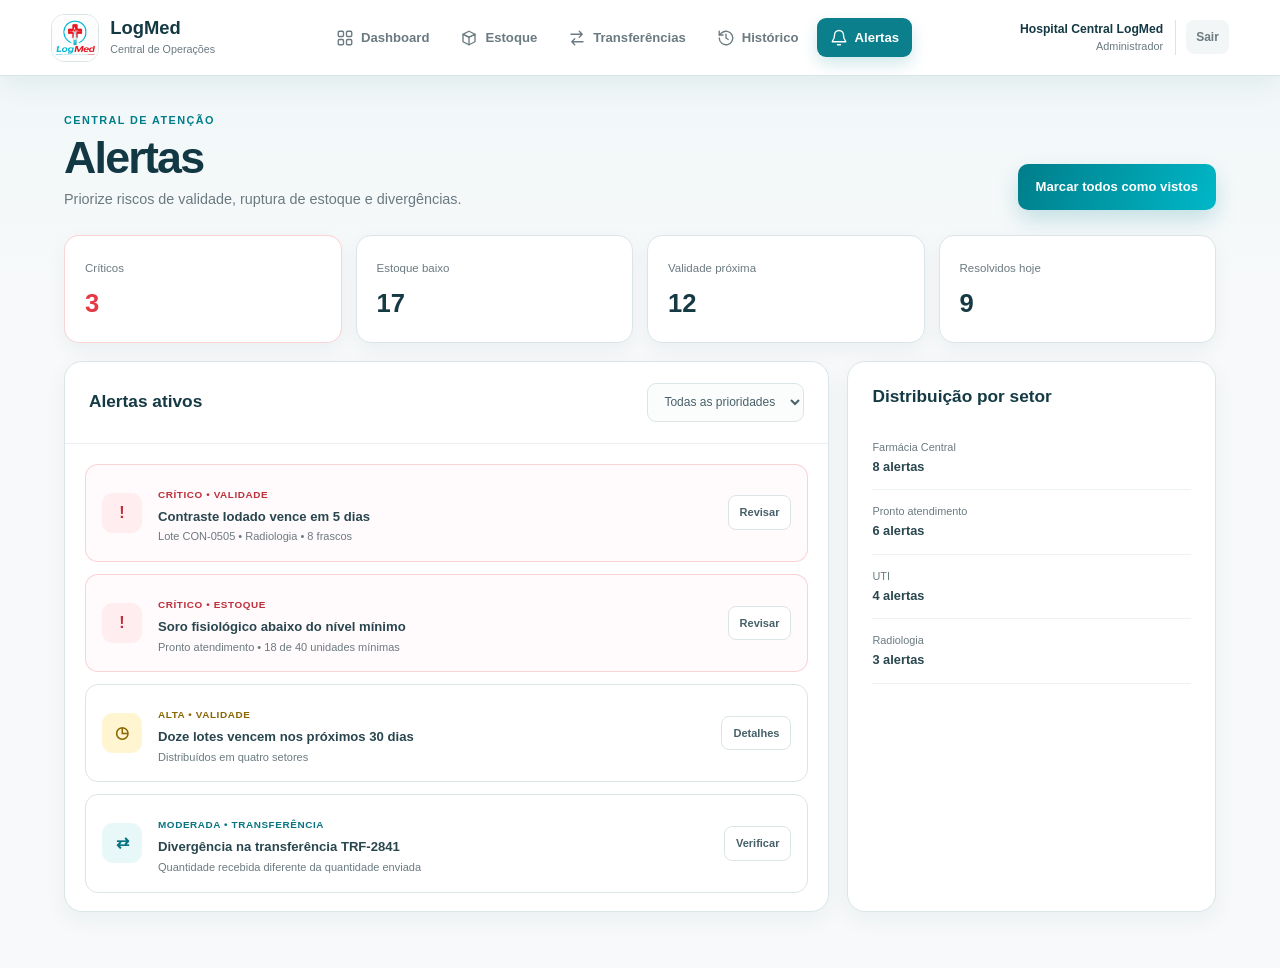
<file: alertas/index.html>
<!DOCTYPE html>
<html lang="pt-BR">
<head>
<meta charset="UTF-8">
<meta name="viewport" content="width=device-width,initial-scale=1">
<title>Alertas | LogMed</title>
<link rel="icon" href="../imagens/favicon.ico">
<link rel="stylesheet" href="../shared/css/variaveis.css">
<link rel="stylesheet" href="../shared/css/global.css">
<link rel="stylesheet" href="../shared/css/sidebar.css">
<link rel="stylesheet" href="../shared/css/modulos.css">
<link rel="stylesheet" href="css/style.css">
</head>
<body>
<header class="menu-lateral">
<div class="marca-menu">
<img src="../imagens/logo_principal.png" alt="LogMed">
<div>
<strong>LogMed</strong>
<span>Central de Operações</span>
</div>
</div>
<nav class="navegacao-menu" aria-label="Navegação principal">
<a class="link-menu" href="../dashboard/index.html">
<svg aria-hidden="true" viewBox="0 0 24 24" fill="none">
<rect x="3" y="3" width="7" height="7" rx="1.5"/>
<rect x="14" y="3" width="7" height="7" rx="1.5"/>
<rect x="3" y="14" width="7" height="7" rx="1.5"/>
<rect x="14" y="14" width="7" height="7" rx="1.5"/>
</svg>Dashboard</a>
<a class="link-menu" href="../estoque/index.html">
<svg aria-hidden="true" viewBox="0 0 24 24" fill="none">
<path d="m4 7 8-4 8 4-8 4-8-4Z"/>
<path d="m4 7 8 4 8-4v10l-8 4-8-4V7Z"/>
<path d="M12 11v10"/>
</svg>Estoque</a>
<a class="link-menu" href="../transferencia/index.html">
<svg aria-hidden="true" viewBox="0 0 24 24" fill="none">
<path d="M4 7h15m-4-4 4 4-4 4M20 17H5m4 4-4-4 4-4"/>
</svg>Transferências</a>
<a class="link-menu" href="../historico/index.html">
<svg aria-hidden="true" viewBox="0 0 24 24" fill="none">
<path d="M3 12a9 9 0 1 0 3-6.7L3 8"/>
<path d="M3 3v5h5M12 7v5l3 2"/>
</svg>Histórico</a>
<a class="link-menu ativo" href="./index.html" aria-current="page">
<svg aria-hidden="true" viewBox="0 0 24 24" fill="none">
<path d="M18 8a6 6 0 0 0-12 0c0 7-3 7-3 9h18c0-2-3-2-3-9ZM10 21h4"/>
</svg>Alertas</a>
</nav>
<div class="rodape-menu">
<div class="perfil-menu">
<strong>Hospital Central LogMed</strong>
<span>Administrador</span>
</div>
<button class="botao-sair">Sair</button>
</div>
</header>
<main class="conteudo-modulo">
<div class="limite-modulo">
<header class="cabecalho-modulo">
<div>
<p class="etiqueta-modulo">Central de atenção</p>
<h1>Alertas</h1>
<p>Priorize riscos de validade, ruptura de estoque e divergências.</p>
</div>
<button class="botao-primario" id="marcar-alertas-vistos">Marcar todos como vistos</button>
</header>
<section class="resumo-modulo">
<article class="cartao-resumo alerta">
<span>Críticos</span>
<strong>3</strong>
</article>
<article class="cartao-resumo">
<span>Estoque baixo</span>
<strong>17</strong>
</article>
<article class="cartao-resumo">
<span>Validade próxima</span>
<strong>12</strong>
</article>
<article class="cartao-resumo">
<span>Resolvidos hoje</span>
<strong>9</strong>
</article>
</section>
<div class="grade-dupla">
<section class="painel-modulo">
<header class="barra-painel">
<h2>Alertas ativos</h2>
<div class="filtros">
<select class="campo-filtro">
<option>Todas as prioridades</option>
<option>Crítica</option>
<option>Alta</option>
<option>Moderada</option>
</select>
</div>
</header>
<ul class="lista-alertas">
<li class="alerta-card alerta-vermelho">
<span class="sinal-alerta">!</span>
<div>
<span class="rotulo-alerta">Crítico • Validade</span>
<h3>Contraste Iodado vence em 5 dias</h3>
<p>Lote CON-0505 • Radiologia • 8 frascos</p>
</div>
<button>Revisar</button>
</li>
<li class="alerta-card alerta-vermelho">
<span class="sinal-alerta">!</span>
<div>
<span class="rotulo-alerta">Crítico • Estoque</span>
<h3>Soro fisiológico abaixo do nível mínimo</h3>
<p>Pronto atendimento • 18 de 40 unidades mínimas</p>
</div>
<button>Revisar</button>
</li>
<li class="alerta-card alerta-amarelo">
<span class="sinal-alerta">◷</span>
<div>
<span class="rotulo-alerta">Alta • Validade</span>
<h3>Doze lotes vencem nos próximos 30 dias</h3>
<p>Distribuídos em quatro setores</p>
</div>
<button>Detalhes</button>
</li>
<li class="alerta-card alerta-azul">
<span class="sinal-alerta">⇄</span>
<div>
<span class="rotulo-alerta">Moderada • Transferência</span>
<h3>Divergência na transferência TRF-2841</h3>
<p>Quantidade recebida diferente da quantidade enviada</p>
</div>
<button>Verificar</button>
</li>
</ul>
</section>
<aside class="painel-modulo cartao-lateral">
<h2>Distribuição por setor</h2>
<div class="dado-lateral">
<span>Farmácia Central</span>
<strong>8 alertas</strong>
</div>
<div class="dado-lateral">
<span>Pronto atendimento</span>
<strong>6 alertas</strong>
</div>
<div class="dado-lateral">
<span>UTI</span>
<strong>4 alertas</strong>
</div>
<div class="dado-lateral">
<span>Radiologia</span>
<strong>3 alertas</strong>
</div>
</aside>
</div>
</div>
</main>
<script src="../shared/js/operacoes.js"></script>
</body>
</html>
</file>
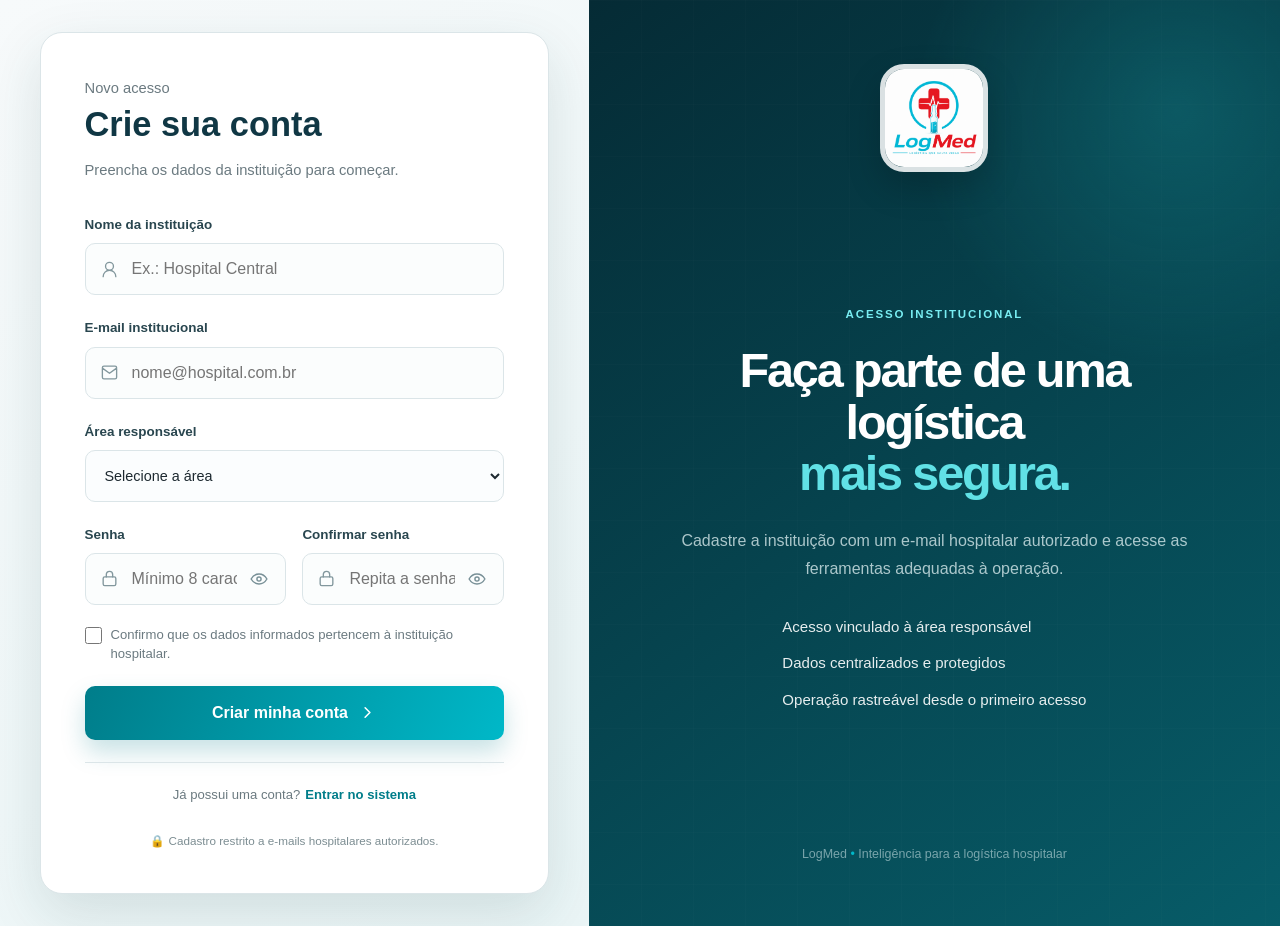
<file: cadastro/index.html>
<!DOCTYPE html>
<html lang="pt-BR">
  <head>
    <meta charset="UTF-8" />
    <meta name="viewport" content="width=device-width, initial-scale=1.0" />
    <meta name="description" content="Criação de conta institucional no LogMed." />
    <title>Criar conta | LogMed</title>
    <link rel="icon" href="../imagens/favicon.ico" type="image/x-icon" />
    <link rel="stylesheet" href="../shared/css/variaveis.css" />
    <link rel="stylesheet" href="../shared/css/global.css" />
    <link rel="stylesheet" href="../login/css/style.css" />
    <link rel="stylesheet" href="css/style.css" />
  </head>

  <body>
    <main class="pagina-login pagina-cadastro">
      <section class="painel-institucional" aria-labelledby="titulo-institucional">
        <div class="efeito-luz efeito-luz-superior" aria-hidden="true"></div>
        <div class="efeito-luz efeito-luz-inferior" aria-hidden="true"></div>

        <div class="conteudo-institucional">
          <img
            class="logo-institucional"
            src="../imagens/logo_principal.png"
            alt="LogMed"
          />

          <div class="apresentacao apresentacao-cadastro">
            <span class="etiqueta">Acesso institucional</span>
            <h1 id="titulo-institucional">
              Faça parte de uma logística<br />
              <span>mais segura.</span>
            </h1>
            <p class="descricao-institucional">
              Cadastre a instituição com um e-mail hospitalar autorizado e acesse
              as ferramentas adequadas à operação.
            </p>

            <ul class="lista-beneficios">
              <li>Acesso vinculado à área responsável</li>
              <li>Dados centralizados e protegidos</li>
              <li>Operação rastreável desde o primeiro acesso</li>
            </ul>
          </div>

          <p class="rodape-institucional">
            LogMed <span aria-hidden="true">•</span> Inteligência para a logística hospitalar
          </p>
        </div>
      </section>

      <section class="area-formulario area-formulario-cadastro" aria-labelledby="titulo-cadastro">
        <div class="card-login card-cadastro">
          <img
            class="logo-mobile"
            src="../imagens/logo_principal.png"
            alt="LogMed"
          />

          <div class="cabecalho-formulario">
            <span class="indicador-acesso" aria-hidden="true"></span>
            <p class="subtitulo-formulario">Novo acesso</p>
            <h2 id="titulo-cadastro">Crie sua conta</h2>
            <p>Preencha os dados da instituição para começar.</p>
          </div>

          <form id="formulario-cadastro" novalidate>
            <div class="grupo-campo">
              <label for="nome-instituicao">Nome da instituição</label>
              <div class="campo-com-icone">
                <svg aria-hidden="true" viewBox="0 0 24 24" fill="none">
                  <path d="M20 21a8 8 0 0 0-16 0M12 13a5 5 0 1 0 0-10 5 5 0 0 0 0 10Z" />
                </svg>
                <input
                  id="nome-instituicao"
                  name="nome-instituicao"
                  type="text"
                  placeholder="Ex.: Hospital Central"
                  autocomplete="organization"
                  required
                />
              </div>
            </div>

            <div class="grupo-campo">
              <label for="email">E-mail institucional</label>
              <div class="campo-com-icone">
                <svg aria-hidden="true" viewBox="0 0 24 24" fill="none">
                  <path d="M3 6.5 12 13l9-6.5M5 20h14a2 2 0 0 0 2-2V6a2 2 0 0 0-2-2H5a2 2 0 0 0-2 2v12a2 2 0 0 0 2 2Z" />
                </svg>
                <input id="email" name="email" type="email" placeholder="nome@hospital.com.br" autocomplete="email" inputmode="email" required />
              </div>
            </div>

            <div class="grupo-campo">
              <label for="perfil">Área responsável</label>
              <div class="campo-selecao">
                <select id="perfil" name="perfil" required>
                  <option value="">Selecione a área</option>
                  <option value="almoxarife">Almoxarifado</option>
                  <option value="enfermeiro">Enfermagem</option>
                  <option value="auditor">Auditoria</option>
                </select>
              </div>
            </div>

            <div class="grade-senhas">
              <div class="grupo-campo">
                <label for="senha">Senha</label>
                <div class="campo-com-icone campo-senha">
                  <svg aria-hidden="true" viewBox="0 0 24 24" fill="none">
                    <rect x="4" y="10" width="16" height="11" rx="2" />
                    <path d="M8 10V7a4 4 0 0 1 8 0v3" />
                  </svg>
                  <input id="senha" name="senha" type="password" placeholder="Mínimo 8 caracteres" autocomplete="new-password" required />
                  <button class="botao-alternar-senha" type="button" data-alvo="senha" aria-label="Mostrar senha" aria-pressed="false">
                    <svg aria-hidden="true" viewBox="0 0 24 24" fill="none"><path d="M2.5 12s3.5-6 9.5-6 9.5 6 9.5 6-3.5 6-9.5 6-9.5-6-9.5-6Z"/><circle cx="12" cy="12" r="2.5"/></svg>
                  </button>
                </div>
              </div>

              <div class="grupo-campo">
                <label for="confirmacao-senha">Confirmar senha</label>
                <div class="campo-com-icone campo-senha">
                  <svg aria-hidden="true" viewBox="0 0 24 24" fill="none">
                    <rect x="4" y="10" width="16" height="11" rx="2" />
                    <path d="M8 10V7a4 4 0 0 1 8 0v3" />
                  </svg>
                  <input id="confirmacao-senha" name="confirmacao-senha" type="password" placeholder="Repita a senha" autocomplete="new-password" required />
                  <button class="botao-alternar-senha" type="button" data-alvo="confirmacao-senha" aria-label="Mostrar confirmação da senha" aria-pressed="false">
                    <svg aria-hidden="true" viewBox="0 0 24 24" fill="none"><path d="M2.5 12s3.5-6 9.5-6 9.5 6 9.5 6-3.5 6-9.5 6-9.5-6-9.5-6Z"/><circle cx="12" cy="12" r="2.5"/></svg>
                  </button>
                </div>
              </div>
            </div>

            <label class="opcao-lembrar opcao-termos" for="aceitar-termos">
              <input id="aceitar-termos" name="aceitar-termos" type="checkbox" />
              <span>Confirmo que os dados informados pertencem à instituição hospitalar.</span>
            </label>

            <div class="mensagem-formulario" id="mensagem-formulario" role="status" aria-live="polite"></div>

            <button class="botao-entrar" id="botao-cadastrar" type="submit">
              <span>Criar minha conta</span>
              <svg aria-hidden="true" viewBox="0 0 24 24" fill="none">
                <path d="m9 18 6-6-6-6" />
              </svg>
            </button>
          </form>

          <div class="area-criar-conta area-entrar">
            <span>Já possui uma conta?</span>
            <a href="../login/index.html">Entrar no sistema</a>
          </div>

          <p class="aviso-seguranca">
            <span aria-hidden="true">🔒</span>
            Cadastro restrito a e-mails hospitalares autorizados.
          </p>
        </div>
      </section>
    </main>

    <script src="js/cadastro.js"></script>
  </body>
</html>
</file>
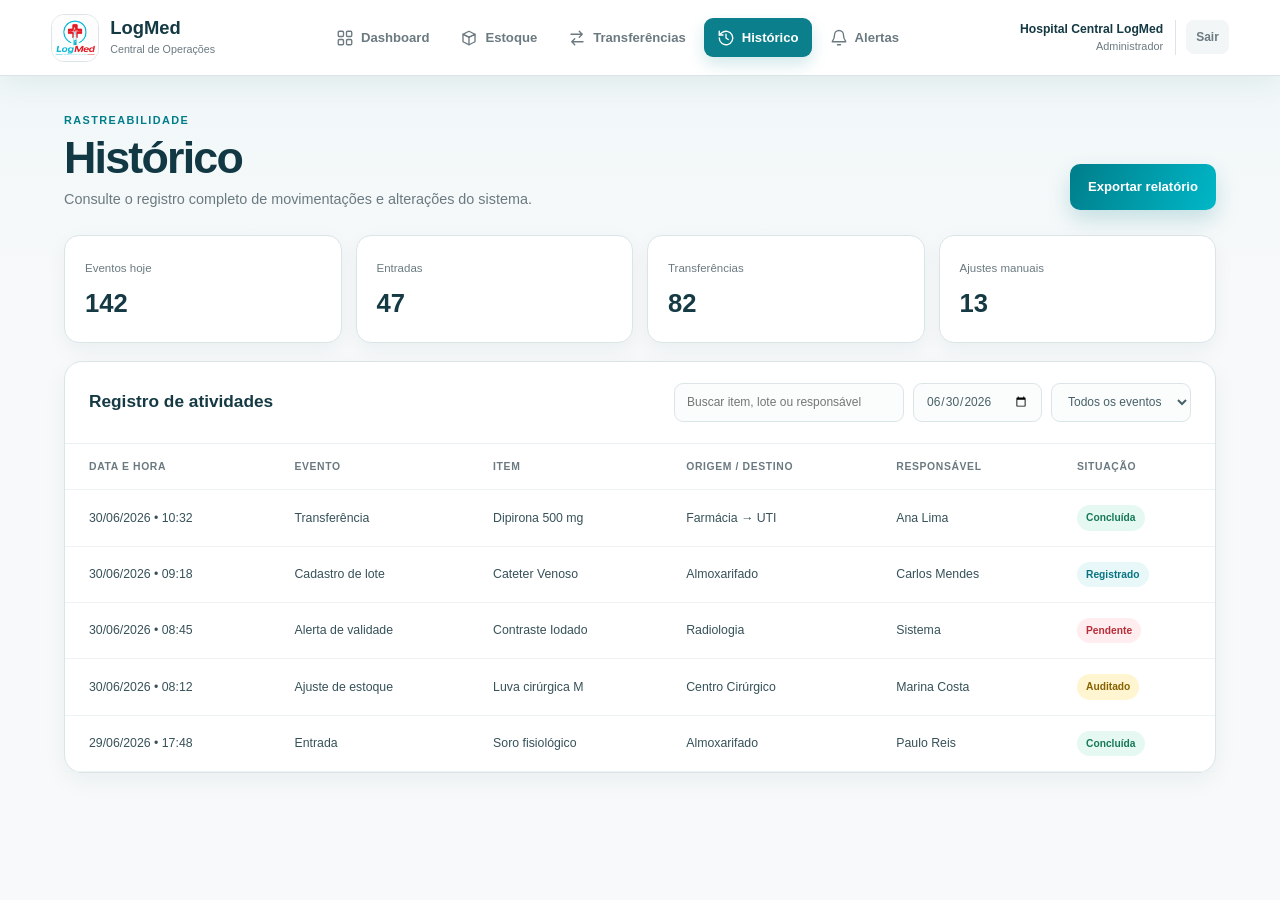
<file: historico/index.html>
<!DOCTYPE html>
<html lang="pt-BR">
<head>
<meta charset="UTF-8">
<meta name="viewport" content="width=device-width,initial-scale=1">
<title>Histórico | LogMed</title>
<link rel="icon" href="../imagens/favicon.ico">
<link rel="stylesheet" href="../shared/css/variaveis.css">
<link rel="stylesheet" href="../shared/css/global.css">
<link rel="stylesheet" href="../shared/css/sidebar.css">
<link rel="stylesheet" href="../shared/css/modulos.css">
</head>
<body>
<header class="menu-lateral">
<div class="marca-menu">
<img src="../imagens/logo_principal.png" alt="LogMed">
<div>
<strong>LogMed</strong>
<span>Central de Operações</span>
</div>
</div>
<nav class="navegacao-menu" aria-label="Navegação principal">
<a class="link-menu" href="../dashboard/index.html">
<svg aria-hidden="true" viewBox="0 0 24 24" fill="none">
<rect x="3" y="3" width="7" height="7" rx="1.5"/>
<rect x="14" y="3" width="7" height="7" rx="1.5"/>
<rect x="3" y="14" width="7" height="7" rx="1.5"/>
<rect x="14" y="14" width="7" height="7" rx="1.5"/>
</svg>Dashboard</a>
<a class="link-menu" href="../estoque/index.html">
<svg aria-hidden="true" viewBox="0 0 24 24" fill="none">
<path d="m4 7 8-4 8 4-8 4-8-4Z"/>
<path d="m4 7 8 4 8-4v10l-8 4-8-4V7Z"/>
<path d="M12 11v10"/>
</svg>Estoque</a>
<a class="link-menu" href="../transferencia/index.html">
<svg aria-hidden="true" viewBox="0 0 24 24" fill="none">
<path d="M4 7h15m-4-4 4 4-4 4M20 17H5m4 4-4-4 4-4"/>
</svg>Transferências</a>
<a class="link-menu ativo" href="./index.html" aria-current="page">
<svg aria-hidden="true" viewBox="0 0 24 24" fill="none">
<path d="M3 12a9 9 0 1 0 3-6.7L3 8"/>
<path d="M3 3v5h5M12 7v5l3 2"/>
</svg>Histórico</a>
<a class="link-menu" href="../alertas/index.html">
<svg aria-hidden="true" viewBox="0 0 24 24" fill="none">
<path d="M18 8a6 6 0 0 0-12 0c0 7-3 7-3 9h18c0-2-3-2-3-9ZM10 21h4"/>
</svg>Alertas</a>
</nav>
<div class="rodape-menu">
<div class="perfil-menu">
<strong>Hospital Central LogMed</strong>
<span>Administrador</span>
</div>
<button class="botao-sair">Sair</button>
</div>
</header>
<main class="conteudo-modulo">
<div class="limite-modulo">
<header class="cabecalho-modulo">
<div>
<p class="etiqueta-modulo">Rastreabilidade</p>
<h1>Histórico</h1>
<p>Consulte o registro completo de movimentações e alterações do sistema.</p>
</div>
<button class="botao-primario" id="exportar-historico">Exportar relatório</button>
</header>
<section class="resumo-modulo">
<article class="cartao-resumo">
<span>Eventos hoje</span>
<strong>142</strong>
</article>
<article class="cartao-resumo">
<span>Entradas</span>
<strong>47</strong>
</article>
<article class="cartao-resumo">
<span>Transferências</span>
<strong>82</strong>
</article>
<article class="cartao-resumo">
<span>Ajustes manuais</span>
<strong>13</strong>
</article>
</section>
<section class="painel-modulo">
<header class="barra-painel">
<h2>Registro de atividades</h2>
<div class="filtros">
<input class="campo-filtro campo-busca" type="search" placeholder="Buscar item, lote ou responsável">
<input class="campo-filtro" type="date" value="2026-06-30">
<select class="campo-filtro">
<option>Todos os eventos</option>
<option>Entrada</option>
<option>Transferência</option>
<option>Ajuste</option>
<option>Alerta</option>
</select>
</div>
</header>
<div class="tabela-modulo">
<table>
<thead>
<tr>
<th>Data e hora</th>
<th>Evento</th>
<th>Item</th>
<th>Origem / destino</th>
<th>Responsável</th>
<th>Situação</th>
</tr>
</thead>
<tbody id="corpo-tabela-historico">
<tr>
<td>30/06/2026 • 10:32</td>
<td>Transferência</td>
<td>Dipirona 500 mg</td>
<td>Farmácia → UTI</td>
<td>Ana Lima</td>
<td>
<span class="status sucesso">Concluída</span>
</td>
</tr>
<tr>
<td>30/06/2026 • 09:18</td>
<td>Cadastro de lote</td>
<td>Cateter Venoso</td>
<td>Almoxarifado</td>
<td>Carlos Mendes</td>
<td>
<span class="status info">Registrado</span>
</td>
</tr>
<tr>
<td>30/06/2026 • 08:45</td>
<td>Alerta de validade</td>
<td>Contraste Iodado</td>
<td>Radiologia</td>
<td>Sistema</td>
<td>
<span class="status critico">Pendente</span>
</td>
</tr>
<tr>
<td>30/06/2026 • 08:12</td>
<td>Ajuste de estoque</td>
<td>Luva cirúrgica M</td>
<td>Centro Cirúrgico</td>
<td>Marina Costa</td>
<td>
<span class="status atencao">Auditado</span>
</td>
</tr>
<tr>
<td>29/06/2026 • 17:48</td>
<td>Entrada</td>
<td>Soro fisiológico</td>
<td>Almoxarifado</td>
<td>Paulo Reis</td>
<td>
<span class="status sucesso">Concluída</span>
</td>
</tr>
</tbody>
</table>
</div>
</section>
</div>
</main>
<script src="../shared/js/operacoes.js"></script>
</body>
</html>
</file>
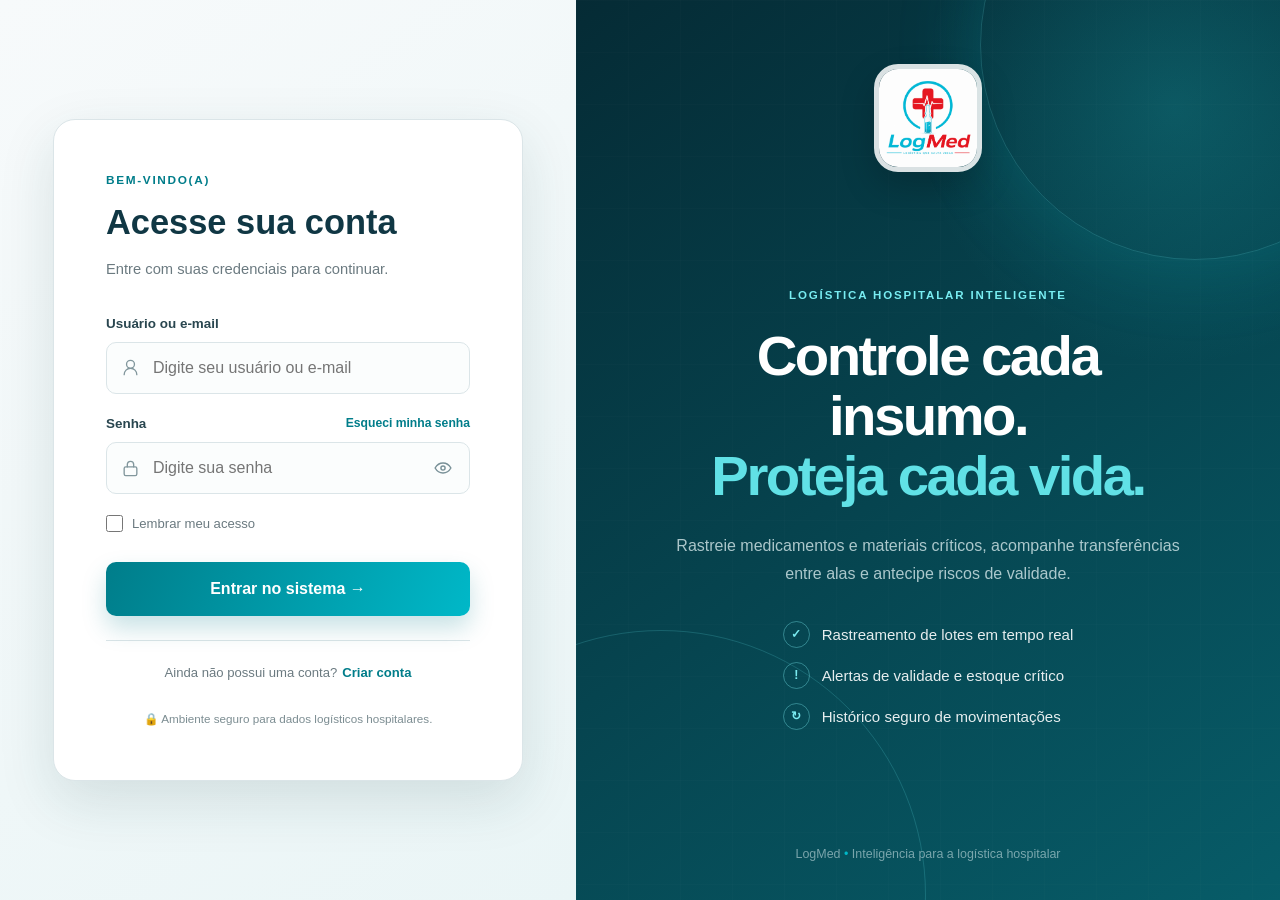
<file: login/index.html>
<!DOCTYPE html>
<html lang="pt-BR">
<head>
  <meta charset="UTF-8">
  <meta name="viewport" content="width=device-width, initial-scale=1">
  <meta name="description" content="Acesso ao LogMed, sistema de logística hospitalar.">
  <title>Entrar | LogMed</title>
  <link rel="icon" href="../imagens/favicon.ico">
  <link rel="stylesheet" href="../shared/css/variaveis.css">
  <link rel="stylesheet" href="../shared/css/global.css">
  <link rel="stylesheet" href="css/style.css">
</head>
<body>
  <main class="pagina-login">
    <section class="painel-institucional" aria-labelledby="titulo-institucional">
      <div class="circulo superior" aria-hidden="true"></div><div class="circulo inferior" aria-hidden="true"></div>
      <div class="conteudo-institucional">
        <img class="logo-institucional" src="../imagens/logo_principal.png" alt="LogMed">
        <div class="apresentacao"><p class="etiqueta">Logística hospitalar inteligente</p><h1 id="titulo-institucional">Controle cada insumo.<br><span>Proteja cada vida.</span></h1><p class="descricao-institucional">Rastreie medicamentos e materiais críticos, acompanhe transferências entre alas e antecipe riscos de validade.</p><ul class="lista-beneficios"><li><b>✓</b>Rastreamento de lotes em tempo real</li><li><b>!</b>Alertas de validade e estoque crítico</li><li><b>↻</b>Histórico seguro de movimentações</li></ul></div>
        <p class="rodape-institucional">LogMed <span>•</span> Inteligência para a logística hospitalar</p>
      </div>
    </section>
    <section class="area-formulario" aria-labelledby="titulo-login">
      <div class="card-login">
        <img class="logo-mobile" src="../imagens/logo_principal.png" alt="LogMed">
        <header class="cabecalho-formulario"><p class="boas-vindas">Bem-vindo(a)</p><h2 id="titulo-login">Acesse sua conta</h2><p>Entre com suas credenciais para continuar.</p></header>
        <form id="formulario-login" action="#" method="post" novalidate>
          <div class="grupo-campo"><label for="usuario">Usuário ou e-mail</label><div class="campo-com-icone"><svg aria-hidden="true" viewBox="0 0 24 24" fill="none"><path d="M20 21a8 8 0 0 0-16 0M12 13a5 5 0 1 0 0-10 5 5 0 0 0 0 10Z"/></svg><input id="usuario" name="usuario" type="text" placeholder="Digite seu usuário ou e-mail" autocomplete="username"></div></div>
          <div class="grupo-campo"><div class="linha-label"><label for="senha">Senha</label><a id="link-recuperar-senha" href="#">Esqueci minha senha</a></div><div class="campo-com-icone campo-senha"><svg aria-hidden="true" viewBox="0 0 24 24" fill="none"><rect x="4" y="10" width="16" height="11" rx="2"/><path d="M8 10V7a4 4 0 0 1 8 0v3"/></svg><input id="senha" name="senha" type="password" placeholder="Digite sua senha" autocomplete="current-password"><button class="botao-alternar-senha" id="botao-alternar-senha" type="button" aria-label="Mostrar senha" aria-pressed="false"><svg aria-hidden="true" viewBox="0 0 24 24" fill="none"><path d="M2.5 12s3.5-6 9.5-6 9.5 6 9.5 6-3.5 6-9.5 6-9.5-6-9.5-6Z"/><circle cx="12" cy="12" r="2.5"/></svg></button></div></div>
          <label class="opcao-lembrar" for="lembrar-acesso"><input id="lembrar-acesso" name="lembrar-acesso" type="checkbox">Lembrar meu acesso</label>
          <div class="mensagem-formulario" id="mensagem-formulario" role="status" aria-live="polite"></div>
          <button class="botao-entrar" id="botao-entrar" type="submit"><span>Entrar no sistema</span> <b aria-hidden="true">→</b></button>
        </form>
        <div class="area-criar-conta"><span>Ainda não possui uma conta?</span><a href="../cadastro/index.html">Criar conta</a></div>
        <p class="aviso-seguranca">🔒 Ambiente seguro para dados logísticos hospitalares.</p>
      </div>
    </section>
  </main>
  <script src="js/login.js"></script>
</body>
</html>
</file>
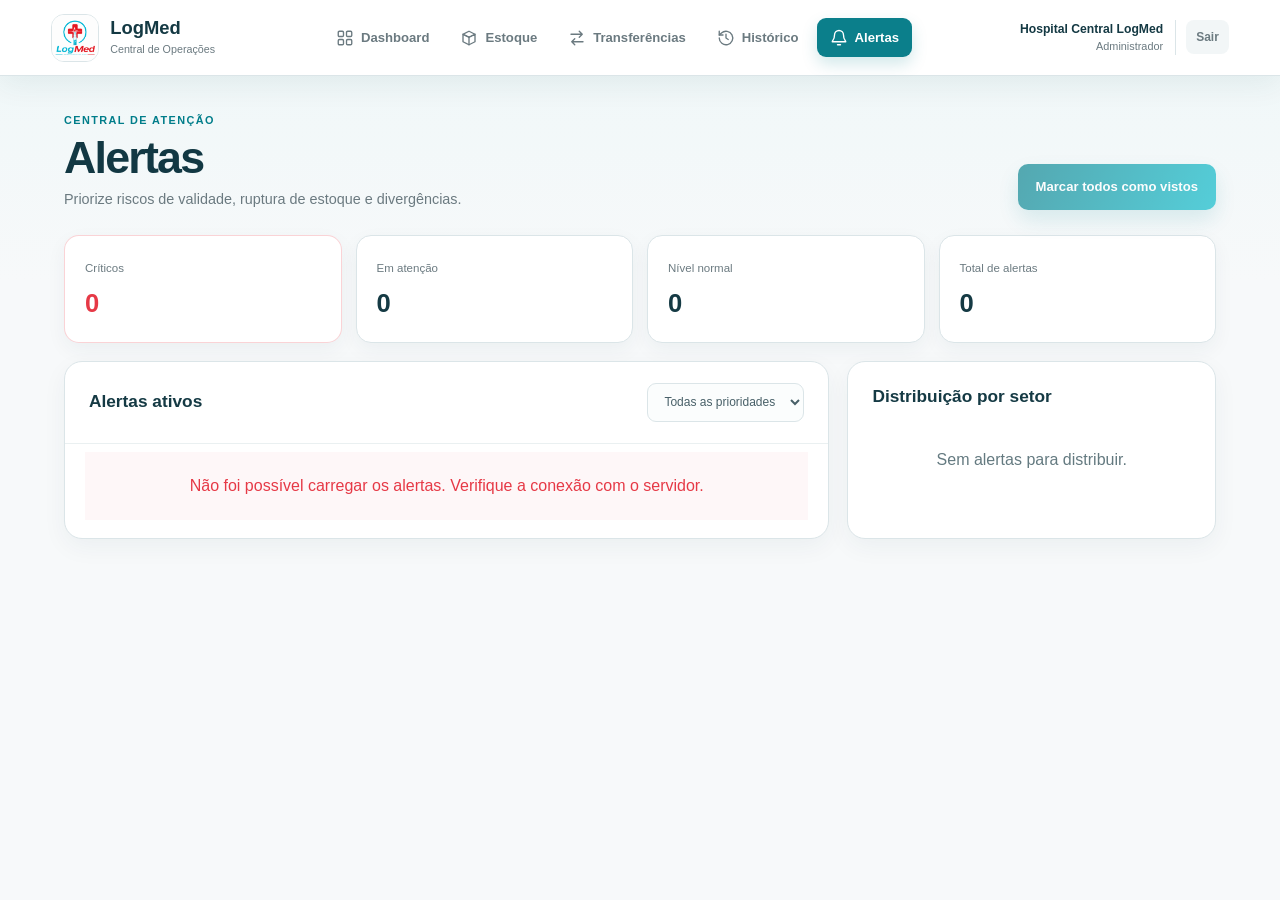
<file: frontend/alertas/index.html>
<!DOCTYPE html>
<html lang="pt-BR">
<head>
<meta charset="UTF-8">
<meta name="viewport" content="width=device-width,initial-scale=1">
<title>Alertas | LogMed</title>
<link rel="icon" href="../imagens/favicon.ico">
<link rel="stylesheet" href="../shared/css/variaveis.css">
<link rel="stylesheet" href="../shared/css/global.css">
<link rel="stylesheet" href="../shared/css/sidebar.css">
<link rel="stylesheet" href="../shared/css/modulos.css">
<link rel="stylesheet" href="css/style.css">
</head>
<body>
<header class="menu-lateral">
<div class="marca-menu">
<img src="../imagens/logo_principal.png" alt="LogMed">
<div>
<strong>LogMed</strong>
<span>Central de Operações</span>
</div>
</div>
<nav class="navegacao-menu" aria-label="Navegação principal">
<a class="link-menu" href="../dashboard/index.html">
<svg aria-hidden="true" viewBox="0 0 24 24" fill="none">
<rect x="3" y="3" width="7" height="7" rx="1.5"/>
<rect x="14" y="3" width="7" height="7" rx="1.5"/>
<rect x="3" y="14" width="7" height="7" rx="1.5"/>
<rect x="14" y="14" width="7" height="7" rx="1.5"/>
</svg>Dashboard</a>
<a class="link-menu" href="../estoque/index.html">
<svg aria-hidden="true" viewBox="0 0 24 24" fill="none">
<path d="m4 7 8-4 8 4-8 4-8-4Z"/>
<path d="m4 7 8 4 8-4v10l-8 4-8-4V7Z"/>
<path d="M12 11v10"/>
</svg>Estoque</a>
<a class="link-menu" href="../transferencia/index.html">
<svg aria-hidden="true" viewBox="0 0 24 24" fill="none">
<path d="M4 7h15m-4-4 4 4-4 4M20 17H5m4 4-4-4 4-4"/>
</svg>Transferências</a>
<a class="link-menu" href="../historico/index.html">
<svg aria-hidden="true" viewBox="0 0 24 24" fill="none">
<path d="M3 12a9 9 0 1 0 3-6.7L3 8"/>
<path d="M3 3v5h5M12 7v5l3 2"/>
</svg>Histórico</a>
<a class="link-menu ativo" href="./index.html" aria-current="page">
<svg aria-hidden="true" viewBox="0 0 24 24" fill="none">
<path d="M18 8a6 6 0 0 0-12 0c0 7-3 7-3 9h18c0-2-3-2-3-9ZM10 21h4"/>
</svg>Alertas</a>
</nav>
<div class="rodape-menu">
<div class="perfil-menu">
<strong>Hospital Central LogMed</strong>
<span>Administrador</span>
</div>
<button class="botao-sair">Sair</button>
</div>
</header>
<main class="conteudo-modulo">
<div class="limite-modulo">
<header class="cabecalho-modulo">
<div>
<p class="etiqueta-modulo">Central de atenção</p>
<h1>Alertas</h1>
<p>Priorize riscos de validade, ruptura de estoque e divergências.</p>
</div>
<button class="botao-primario" id="marcar-alertas-vistos">Marcar todos como vistos</button>
</header>
<section class="resumo-modulo">
<article class="cartao-resumo alerta">
<span>Críticos</span>
<strong id="total-alertas-criticos">—</strong>
</article>
<article class="cartao-resumo">
<span>Em atenção</span>
<strong id="total-alertas-atencao">—</strong>
</article>
<article class="cartao-resumo">
<span>Nível normal</span>
<strong id="total-alertas-normais">—</strong>
</article>
<article class="cartao-resumo">
<span>Total de alertas</span>
<strong id="total-alertas">—</strong>
</article>
</section>
<div class="grade-dupla">
<section class="painel-modulo">
<header class="barra-painel">
<h2>Alertas ativos</h2>
<div class="filtros">
<select class="campo-filtro" id="filtro-nivel-alertas">
<option value="">Todas as prioridades</option>
<option value="critico">Crítica</option>
<option value="atencao">Atenção</option>
<option value="normal">Normal</option>
</select>
</div>
</header>
<ul class="lista-alertas" id="lista-alertas">
<li class="estado-integracao informacao">Carregando alertas...</li>
</ul>
</section>
<aside class="painel-modulo cartao-lateral">
<h2>Distribuição por setor</h2>
<div id="distribuicao-alertas">
<p class="estado-integracao informacao">Carregando distribuição...</p>
</div>
</aside>
</div>
</div>
</main>
<script src="../shared/js/config-api.js" defer></script>
<script src="../shared/js/api.js" defer></script>
<script src="../shared/js/auth.js" defer></script>
<script src="./js/alertas.js" defer></script>
</body>
</html>
</file>
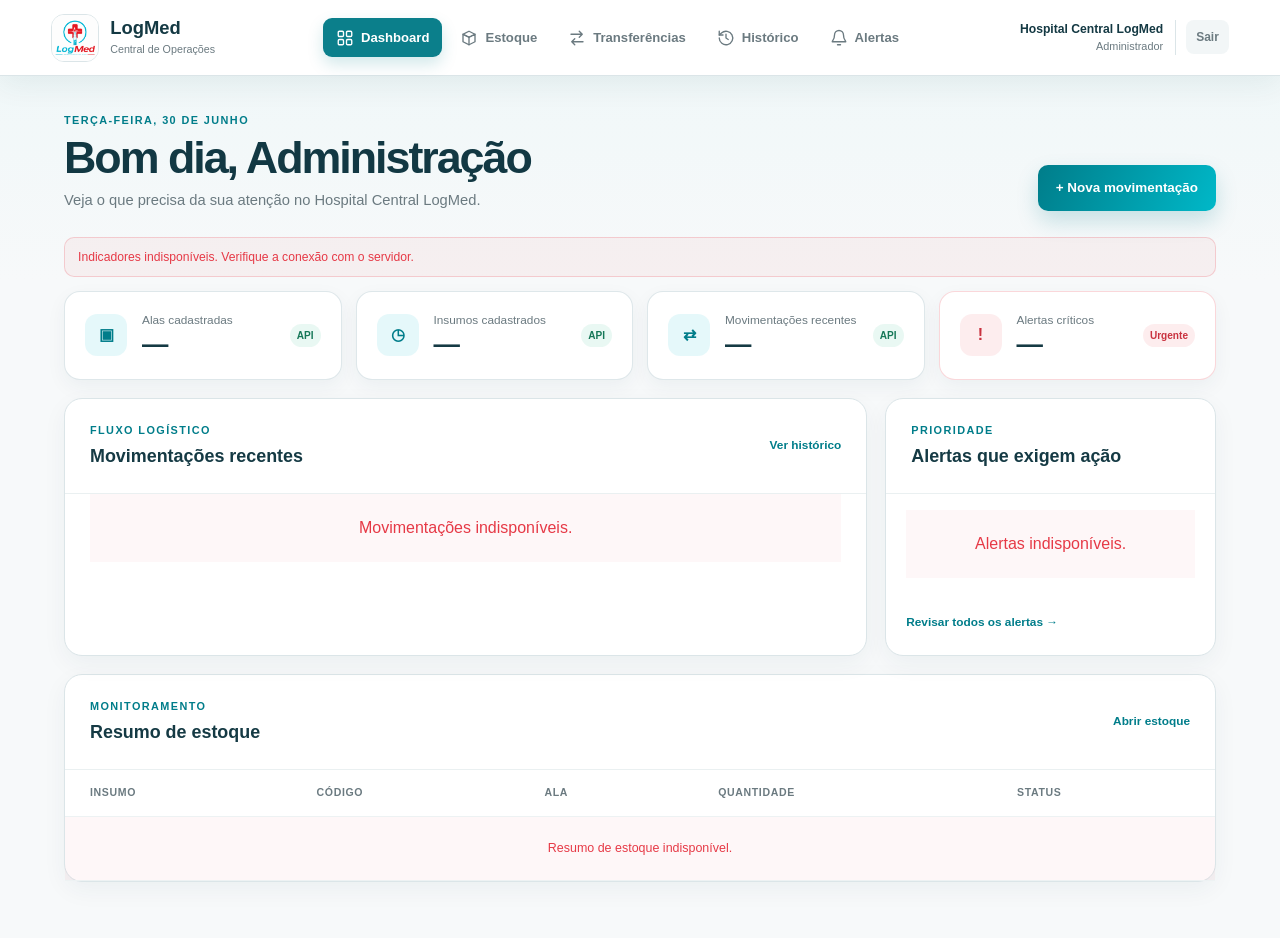
<file: frontend/dashboard/index.html>
<!DOCTYPE html>
<html lang="pt-BR">
<head>
<meta charset="UTF-8">
<meta name="viewport" content="width=device-width,initial-scale=1">
<title>Central de Operações | LogMed</title>
<link rel="icon" href="../imagens/favicon.ico">
<link rel="stylesheet" href="../shared/css/variaveis.css">
<link rel="stylesheet" href="../shared/css/global.css">
<link rel="stylesheet" href="../shared/css/sidebar.css">
<link rel="stylesheet" href="css/dashboard.css">
</head>
<body>
<header class="menu-lateral">
<div class="marca-menu">
<img src="../imagens/logo_principal.png" alt="LogMed">
<div>
<strong>LogMed</strong>
<span>Central de Operações</span>
</div>
</div>
<nav class="navegacao-menu" aria-label="Navegação principal">
  <a class="link-menu ativo" href="./index.html" aria-current="page">
<svg aria-hidden="true" viewBox="0 0 24 24" fill="none">
<rect x="3" y="3" width="7" height="7" rx="1.5"/>
<rect x="14" y="3" width="7" height="7" rx="1.5"/>
<rect x="3" y="14" width="7" height="7" rx="1.5"/>
<rect x="14" y="14" width="7" height="7" rx="1.5"/>
</svg>Dashboard</a>
  <a class="link-menu" href="../estoque/index.html">
<svg aria-hidden="true" viewBox="0 0 24 24" fill="none">
<path d="m4 7 8-4 8 4-8 4-8-4Z"/>
<path d="m4 7 8 4 8-4v10l-8 4-8-4V7Z"/>
<path d="M12 11v10"/>
</svg>Estoque</a>
  <a class="link-menu" href="../transferencia/index.html">
<svg aria-hidden="true" viewBox="0 0 24 24" fill="none">
<path d="M4 7h15m-4-4 4 4-4 4M20 17H5m4 4-4-4 4-4"/>
</svg>Transferências</a>
  <a class="link-menu" href="../historico/index.html">
<svg aria-hidden="true" viewBox="0 0 24 24" fill="none">
<path d="M3 12a9 9 0 1 0 3-6.7L3 8"/>
<path d="M3 3v5h5M12 7v5l3 2"/>
</svg>Histórico</a>
  <a class="link-menu" href="../alertas/index.html">
<svg aria-hidden="true" viewBox="0 0 24 24" fill="none">
<path d="M18 8a6 6 0 0 0-12 0c0 7-3 7-3 9h18c0-2-3-2-3-9ZM10 21h4"/>
</svg>Alertas</a>
</nav>
<div class="rodape-menu">
<div class="perfil-menu">
<strong>Hospital Central LogMed</strong>
<span>Administrador</span>
</div>
<button class="botao-sair" type="button">Sair</button>
</div>
</header>
<main class="conteudo-dashboard">
  <section class="boas-vindas-dashboard">
<div>
<p class="etiqueta-pagina">Terça-feira, 30 de junho</p>
<h1>Bom dia, Administração</h1>
<p>Veja o que precisa da sua atenção no Hospital Central LogMed.</p>
</div>
<a class="botao-movimentacao" href="../transferencia/index.html?nova=1">+ Nova movimentação</a>
</section>
  <p class="mensagem-indicadores" id="mensagem-indicadores" role="status" aria-live="polite">Carregando indicadores...</p>
  <section class="grade-indicadores" aria-label="Indicadores logísticos">
<article class="card-indicador">
<i>▣</i>
<div>
<p>Alas cadastradas</p>
<strong id="indicador-alas">—</strong>
</div>
<span class="positivo">API</span>
</article>
<article class="card-indicador">
<i class="validade">◷</i>
<div>
<p>Insumos cadastrados</p>
<strong id="indicador-insumos">—</strong>
</div>
<span class="positivo">API</span>
</article>
<article class="card-indicador">
<i>⇄</i>
<div>
<p>Movimentações recentes</p>
<strong id="indicador-movimentacoes">—</strong>
</div>
<span class="positivo">API</span>
</article>
<article class="card-indicador critico">
<i>!</i>
<div>
<p>Alertas críticos</p>
<strong id="indicador-alertas-criticos">—</strong>
</div>
<span>Urgente</span>
</article>
</section>
  <div class="grade-operacional">
<section class="painel painel-movimentacoes">
<header>
<div>
<p class="etiqueta-pagina">Fluxo logístico</p>
<h2>Movimentações recentes</h2>
</div>
<a href="../historico/index.html">Ver histórico</a>
</header>
<ol class="linha-do-tempo" id="movimentacoes-recentes">
<li class="estado-integracao informacao">Carregando movimentações...</li>
</ol>
</section>
  <aside class="painel painel-alertas">
<header>
<p class="etiqueta-pagina">Prioridade</p>
<h2>Alertas que exigem ação</h2>
</header>
<div id="resumo-alertas-dashboard">
<p class="estado-integracao informacao">Carregando alertas...</p>
</div>
<a href="../alertas/index.html">Revisar todos os alertas →</a>
</aside>
</div>
  <section class="painel painel-estoque">
<header>
<div>
<p class="etiqueta-pagina">Monitoramento</p>
<h2>Resumo de estoque</h2>
</div>
<a href="../estoque/index.html">Abrir estoque</a>
</header>
<div class="tabela-responsiva">
<table>
<thead>
<tr>
<th>Insumo</th>
<th>Código</th>
<th>Ala</th>
<th>Quantidade</th>
<th>Status</th>
</tr>
</thead>
<tbody id="resumo-estoque-dashboard">
<tr><td class="estado-integracao informacao" colspan="5">Carregando estoque...</td></tr>
</tbody>
</table>
</div>
</section>
</main>
<script src="../shared/js/config-api.js" defer></script>
<script src="../shared/js/api.js" defer></script>
<script src="../shared/js/auth.js" defer></script>
<script src="./js/dashboard.js" defer></script>
</body>
</html>
</file>
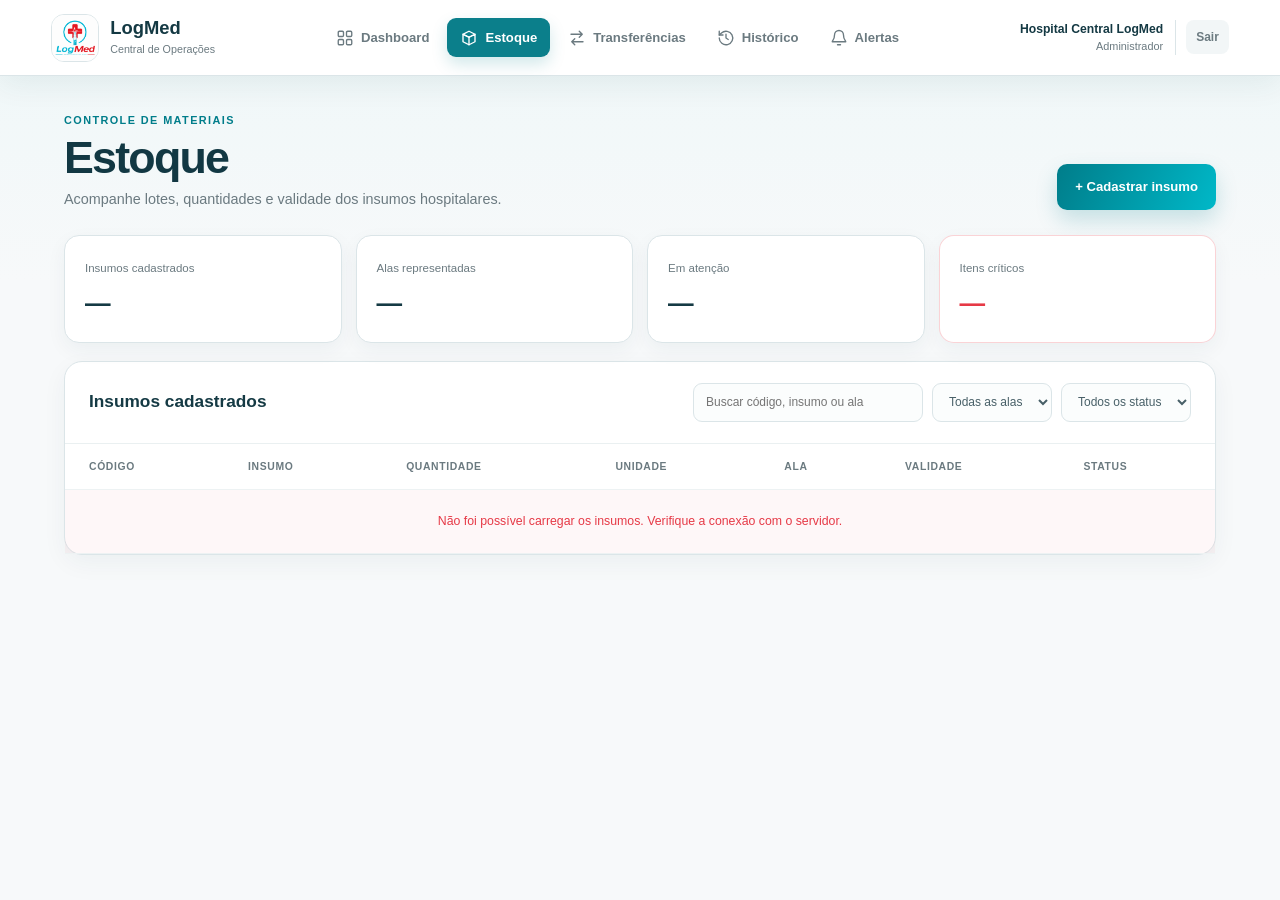
<file: frontend/estoque/index.html>
<!DOCTYPE html>
<html lang="pt-BR">
<head>
<meta charset="UTF-8">
<meta name="viewport" content="width=device-width,initial-scale=1">
<title>Estoque | LogMed</title>
<link rel="icon" href="../imagens/favicon.ico">
<link rel="stylesheet" href="../shared/css/variaveis.css">
<link rel="stylesheet" href="../shared/css/global.css">
<link rel="stylesheet" href="../shared/css/sidebar.css">
<link rel="stylesheet" href="../shared/css/modulos.css">
</head>
<body>
<header class="menu-lateral">
<div class="marca-menu">
<img src="../imagens/logo_principal.png" alt="LogMed">
<div>
<strong>LogMed</strong>
<span>Central de Operações</span>
</div>
</div>
<nav class="navegacao-menu" aria-label="Navegação principal">
<a class="link-menu" href="../dashboard/index.html">
<svg aria-hidden="true" viewBox="0 0 24 24" fill="none">
<rect x="3" y="3" width="7" height="7" rx="1.5"/>
<rect x="14" y="3" width="7" height="7" rx="1.5"/>
<rect x="3" y="14" width="7" height="7" rx="1.5"/>
<rect x="14" y="14" width="7" height="7" rx="1.5"/>
</svg>Dashboard</a>
<a class="link-menu ativo" href="./index.html" aria-current="page">
<svg aria-hidden="true" viewBox="0 0 24 24" fill="none">
<path d="m4 7 8-4 8 4-8 4-8-4Z"/>
<path d="m4 7 8 4 8-4v10l-8 4-8-4V7Z"/>
<path d="M12 11v10"/>
</svg>Estoque</a>
<a class="link-menu" href="../transferencia/index.html">
<svg aria-hidden="true" viewBox="0 0 24 24" fill="none">
<path d="M4 7h15m-4-4 4 4-4 4M20 17H5m4 4-4-4 4-4"/>
</svg>Transferências</a>
<a class="link-menu" href="../historico/index.html">
<svg aria-hidden="true" viewBox="0 0 24 24" fill="none">
<path d="M3 12a9 9 0 1 0 3-6.7L3 8"/>
<path d="M3 3v5h5M12 7v5l3 2"/>
</svg>Histórico</a>
<a class="link-menu" href="../alertas/index.html">
<svg aria-hidden="true" viewBox="0 0 24 24" fill="none">
<path d="M18 8a6 6 0 0 0-12 0c0 7-3 7-3 9h18c0-2-3-2-3-9ZM10 21h4"/>
</svg>Alertas</a>
</nav>
<div class="rodape-menu">
<div class="perfil-menu">
<strong>Hospital Central LogMed</strong>
<span>Administrador</span>
</div>
<button class="botao-sair">Sair</button>
</div>
</header>
<main class="conteudo-modulo">
<div class="limite-modulo">
<header class="cabecalho-modulo">
<div>
<p class="etiqueta-modulo">Controle de materiais</p>
<h1>Estoque</h1>
<p>Acompanhe lotes, quantidades e validade dos insumos hospitalares.</p>
</div>
<button class="botao-primario" id="abrir-cadastro-insumo">+ Cadastrar insumo</button>
</header>
<section class="resumo-modulo">
<article class="cartao-resumo">
<span>Insumos cadastrados</span>
<strong id="total-itens">—</strong>
</article>
<article class="cartao-resumo">
<span>Alas representadas</span>
<strong id="total-alas-estoque">—</strong>
</article>
<article class="cartao-resumo">
<span>Em atenção</span>
<strong id="total-atencao">—</strong>
</article>
<article class="cartao-resumo alerta">
<span>Itens críticos</span>
<strong id="total-criticos">—</strong>
</article>
</section>
<section class="painel-modulo">
<header class="barra-painel">
<h2>Insumos cadastrados</h2>
<div class="filtros">
<input class="campo-filtro campo-busca" id="busca-estoque" type="search" placeholder="Buscar código, insumo ou ala">
<select class="campo-filtro" id="filtro-ala-estoque">
<option value="">Todas as alas</option>
</select>
<select class="campo-filtro" id="filtro-status-estoque">
<option value="">Todos os status</option>
<option value="normal">Normal</option>
<option value="atencao">Atenção</option>
<option value="critico">Crítico</option>
</select>
</div>
</header>
<div class="tabela-modulo">
<table>
<thead>
<tr>
<th>Código</th>
<th>Insumo</th>
<th>Quantidade</th>
<th>Unidade</th>
<th>Ala</th>
<th>Validade</th>
<th>Status</th>
</tr>
</thead>
<tbody id="corpo-tabela-estoque">
<tr><td class="estado-integracao informacao" colspan="7">Carregando insumos...</td></tr>
</tbody>
</table>
</div>
</section>
</div>
</main>
<script src="../shared/js/config-api.js" defer></script>
<script src="../shared/js/api.js" defer></script>
<script src="../shared/js/auth.js" defer></script>
<script src="./js/estoque.js" defer></script>
</body>
</html>
</file>
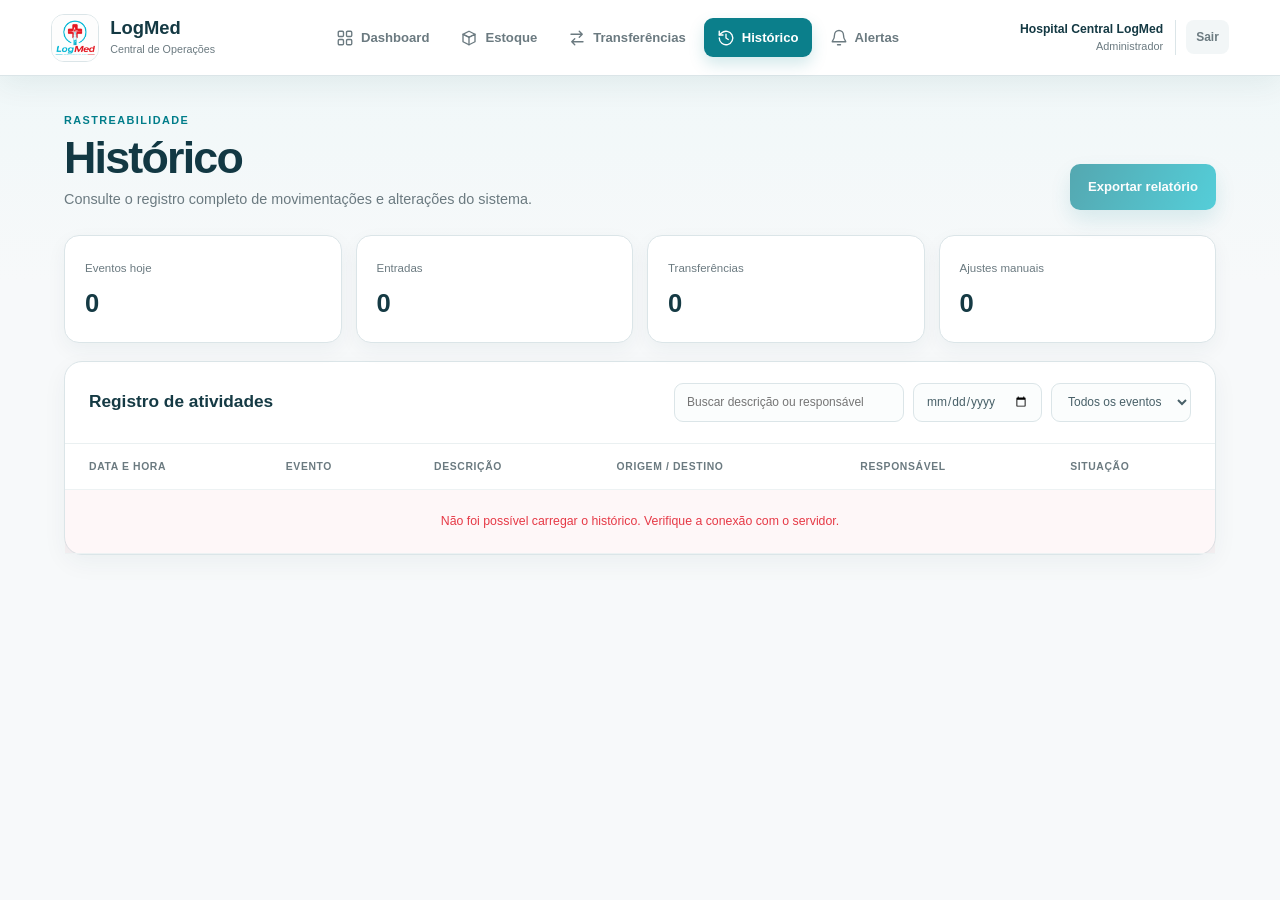
<file: frontend/historico/index.html>
<!DOCTYPE html>
<html lang="pt-BR">
<head>
<meta charset="UTF-8">
<meta name="viewport" content="width=device-width,initial-scale=1">
<title>Histórico | LogMed</title>
<link rel="icon" href="../imagens/favicon.ico">
<link rel="stylesheet" href="../shared/css/variaveis.css">
<link rel="stylesheet" href="../shared/css/global.css">
<link rel="stylesheet" href="../shared/css/sidebar.css">
<link rel="stylesheet" href="../shared/css/modulos.css">
</head>
<body>
<header class="menu-lateral">
<div class="marca-menu">
<img src="../imagens/logo_principal.png" alt="LogMed">
<div>
<strong>LogMed</strong>
<span>Central de Operações</span>
</div>
</div>
<nav class="navegacao-menu" aria-label="Navegação principal">
<a class="link-menu" href="../dashboard/index.html">
<svg aria-hidden="true" viewBox="0 0 24 24" fill="none">
<rect x="3" y="3" width="7" height="7" rx="1.5"/>
<rect x="14" y="3" width="7" height="7" rx="1.5"/>
<rect x="3" y="14" width="7" height="7" rx="1.5"/>
<rect x="14" y="14" width="7" height="7" rx="1.5"/>
</svg>Dashboard</a>
<a class="link-menu" href="../estoque/index.html">
<svg aria-hidden="true" viewBox="0 0 24 24" fill="none">
<path d="m4 7 8-4 8 4-8 4-8-4Z"/>
<path d="m4 7 8 4 8-4v10l-8 4-8-4V7Z"/>
<path d="M12 11v10"/>
</svg>Estoque</a>
<a class="link-menu" href="../transferencia/index.html">
<svg aria-hidden="true" viewBox="0 0 24 24" fill="none">
<path d="M4 7h15m-4-4 4 4-4 4M20 17H5m4 4-4-4 4-4"/>
</svg>Transferências</a>
<a class="link-menu ativo" href="./index.html" aria-current="page">
<svg aria-hidden="true" viewBox="0 0 24 24" fill="none">
<path d="M3 12a9 9 0 1 0 3-6.7L3 8"/>
<path d="M3 3v5h5M12 7v5l3 2"/>
</svg>Histórico</a>
<a class="link-menu" href="../alertas/index.html">
<svg aria-hidden="true" viewBox="0 0 24 24" fill="none">
<path d="M18 8a6 6 0 0 0-12 0c0 7-3 7-3 9h18c0-2-3-2-3-9ZM10 21h4"/>
</svg>Alertas</a>
</nav>
<div class="rodape-menu">
<div class="perfil-menu">
<strong>Hospital Central LogMed</strong>
<span>Administrador</span>
</div>
<button class="botao-sair">Sair</button>
</div>
</header>
<main class="conteudo-modulo">
<div class="limite-modulo">
<header class="cabecalho-modulo">
<div>
<p class="etiqueta-modulo">Rastreabilidade</p>
<h1>Histórico</h1>
<p>Consulte o registro completo de movimentações e alterações do sistema.</p>
</div>
<button class="botao-primario" id="exportar-historico">Exportar relatório</button>
</header>
<section class="resumo-modulo">
<article class="cartao-resumo">
<span>Eventos hoje</span>
<strong id="total-eventos">—</strong>
</article>
<article class="cartao-resumo">
<span>Entradas</span>
<strong id="total-entradas">—</strong>
</article>
<article class="cartao-resumo">
<span>Transferências</span>
<strong id="total-transferencias">—</strong>
</article>
<article class="cartao-resumo">
<span>Ajustes manuais</span>
<strong id="total-ajustes">—</strong>
</article>
</section>
<section class="painel-modulo">
<header class="barra-painel">
<h2>Registro de atividades</h2>
<div class="filtros">
<input class="campo-filtro campo-busca" id="filtro-busca-historico" type="search" placeholder="Buscar descrição ou responsável">
<input class="campo-filtro" id="filtro-data-historico" type="date">
<select class="campo-filtro" id="filtro-tipo-historico">
<option value="">Todos os eventos</option>
<option value="entrada">Entrada</option>
<option value="transferencia">Transferência</option>
<option value="ajuste">Ajuste</option>
<option value="alerta">Alerta</option>
</select>
</div>
</header>
<div class="tabela-modulo">
<table>
<thead>
<tr>
<th>Data e hora</th>
<th>Evento</th>
<th>Descrição</th>
<th>Origem / destino</th>
<th>Responsável</th>
<th>Situação</th>
</tr>
</thead>
<tbody id="corpo-tabela-historico">
<tr><td class="estado-integracao informacao" colspan="6">Carregando movimentações...</td></tr>
</tbody>
</table>
</div>
</section>
</div>
</main>
<script src="../shared/js/config-api.js" defer></script>
<script src="../shared/js/api.js" defer></script>
<script src="../shared/js/auth.js" defer></script>
<script src="./js/historico.js" defer></script>
</body>
</html>
</file>
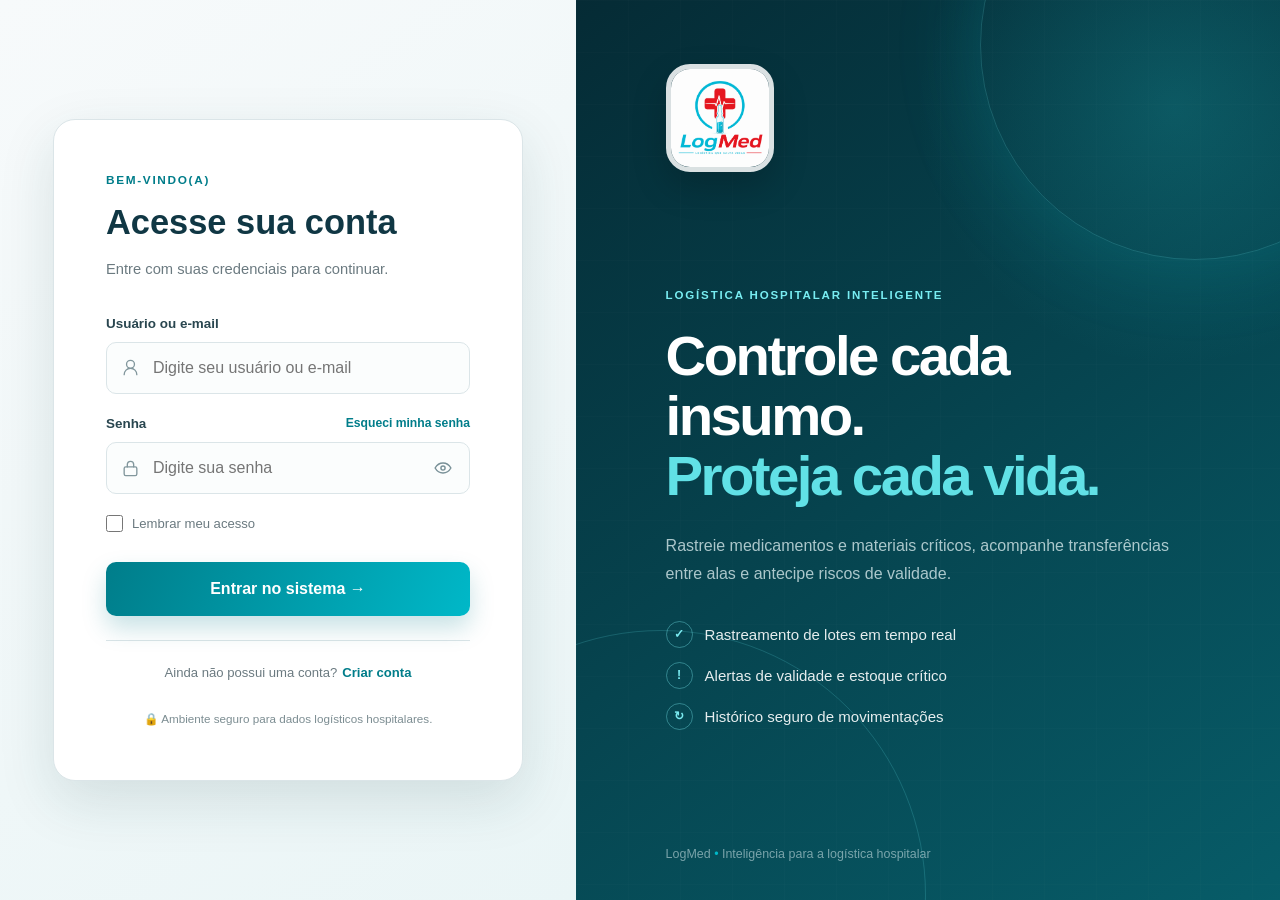
<file: frontend/login/index.html>
<!DOCTYPE html>
<html lang="pt-BR">
<head>
  <meta charset="UTF-8">
  <meta name="viewport" content="width=device-width, initial-scale=1">
  <meta name="description" content="Acesso ao LogMed, sistema de logística hospitalar.">
  <title>Entrar | LogMed</title>
  <link rel="icon" href="../imagens/favicon.ico">
  <link rel="stylesheet" href="../shared/css/variaveis.css">
  <link rel="stylesheet" href="../shared/css/global.css">
  <link rel="stylesheet" href="css/style.css">
</head>
<body>
  <main class="pagina-login">
    <section class="painel-institucional" aria-labelledby="titulo-institucional">
      <div class="circulo superior" aria-hidden="true"></div><div class="circulo inferior" aria-hidden="true"></div>
      <div class="conteudo-institucional">
        <img class="logo-institucional" src="../imagens/logo_principal.png" alt="LogMed">
        <div class="apresentacao"><p class="etiqueta">Logística hospitalar inteligente</p><h1 id="titulo-institucional">Controle cada insumo.<br><span>Proteja cada vida.</span></h1><p class="descricao-institucional">Rastreie medicamentos e materiais críticos, acompanhe transferências entre alas e antecipe riscos de validade.</p><ul class="lista-beneficios"><li><b>✓</b>Rastreamento de lotes em tempo real</li><li><b>!</b>Alertas de validade e estoque crítico</li><li><b>↻</b>Histórico seguro de movimentações</li></ul></div>
        <p class="rodape-institucional">LogMed <span>•</span> Inteligência para a logística hospitalar</p>
      </div>
    </section>
    <section class="area-formulario" aria-labelledby="titulo-login">
      <div class="card-login">
        <img class="logo-mobile" src="../imagens/logo_principal.png" alt="LogMed">
        <header class="cabecalho-formulario"><p class="boas-vindas">Bem-vindo(a)</p><h2 id="titulo-login">Acesse sua conta</h2><p>Entre com suas credenciais para continuar.</p></header>
        <form id="formulario-login" action="#" method="post" novalidate>
          <div class="grupo-campo"><label for="usuario">Usuário ou e-mail</label><div class="campo-com-icone"><svg aria-hidden="true" viewBox="0 0 24 24" fill="none"><path d="M20 21a8 8 0 0 0-16 0M12 13a5 5 0 1 0 0-10 5 5 0 0 0 0 10Z"/></svg><input id="usuario" name="usuario" type="text" placeholder="Digite seu usuário ou e-mail" autocomplete="username"></div></div>
          <div class="grupo-campo"><div class="linha-label"><label for="senha">Senha</label><a id="link-recuperar-senha" href="#">Esqueci minha senha</a></div><div class="campo-com-icone campo-senha"><svg aria-hidden="true" viewBox="0 0 24 24" fill="none"><rect x="4" y="10" width="16" height="11" rx="2"/><path d="M8 10V7a4 4 0 0 1 8 0v3"/></svg><input id="senha" name="senha" type="password" placeholder="Digite sua senha" autocomplete="current-password"><button class="botao-alternar-senha" id="botao-alternar-senha" type="button" aria-label="Mostrar senha" aria-pressed="false"><svg aria-hidden="true" viewBox="0 0 24 24" fill="none"><path d="M2.5 12s3.5-6 9.5-6 9.5 6 9.5 6-3.5 6-9.5 6-9.5-6-9.5-6Z"/><circle cx="12" cy="12" r="2.5"/></svg></button></div></div>
          <label class="opcao-lembrar" for="lembrar-acesso"><input id="lembrar-acesso" name="lembrar-acesso" type="checkbox">Lembrar meu acesso</label>
          <div class="mensagem-formulario" id="mensagem-formulario" role="status" aria-live="polite"></div>
          <button class="botao-entrar" id="botao-entrar" type="submit"><span>Entrar no sistema</span> <b aria-hidden="true">→</b></button>
        </form>
        <div class="area-criar-conta"><span>Ainda não possui uma conta?</span><a href="../cadastro/index.html">Criar conta</a></div>
        <p class="aviso-seguranca">🔒 Ambiente seguro para dados logísticos hospitalares.</p>
      </div>
    </section>
  </main>
  <script src="../shared/js/config-api.js" defer></script>
  <script src="../shared/js/api.js" defer></script>
  <script src="../shared/js/auth.js" defer></script>
  <script src="./js/login.js" defer></script>
</body>
</html>
</file>
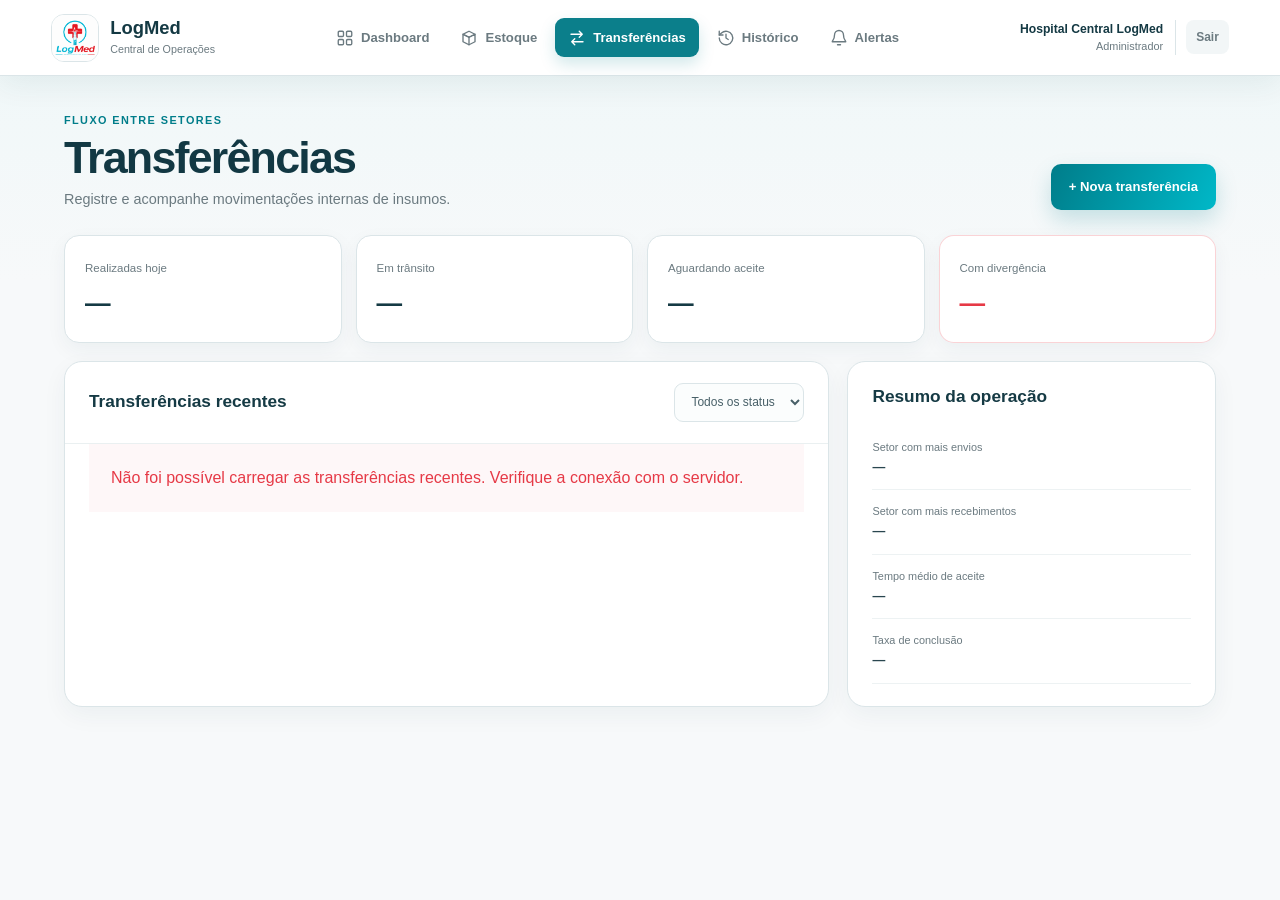
<file: frontend/transferencia/index.html>
<!DOCTYPE html>
<html lang="pt-BR">
<head>
<meta charset="UTF-8">
<meta name="viewport" content="width=device-width,initial-scale=1">
<title>Transferências | LogMed</title>
<link rel="icon" href="../imagens/favicon.ico">
<link rel="stylesheet" href="../shared/css/variaveis.css">
<link rel="stylesheet" href="../shared/css/global.css">
<link rel="stylesheet" href="../shared/css/sidebar.css">
<link rel="stylesheet" href="../shared/css/modulos.css">
</head>
<body>
<header class="menu-lateral">
<div class="marca-menu">
<img src="../imagens/logo_principal.png" alt="LogMed">
<div>
<strong>LogMed</strong>
<span>Central de Operações</span>
</div>
</div>
<nav class="navegacao-menu" aria-label="Navegação principal">
<a class="link-menu" href="../dashboard/index.html">
<svg aria-hidden="true" viewBox="0 0 24 24" fill="none">
<rect x="3" y="3" width="7" height="7" rx="1.5"/>
<rect x="14" y="3" width="7" height="7" rx="1.5"/>
<rect x="3" y="14" width="7" height="7" rx="1.5"/>
<rect x="14" y="14" width="7" height="7" rx="1.5"/>
</svg>Dashboard</a>
<a class="link-menu" href="../estoque/index.html">
<svg aria-hidden="true" viewBox="0 0 24 24" fill="none">
<path d="m4 7 8-4 8 4-8 4-8-4Z"/>
<path d="m4 7 8 4 8-4v10l-8 4-8-4V7Z"/>
<path d="M12 11v10"/>
</svg>Estoque</a>
<a class="link-menu ativo" href="./index.html" aria-current="page">
<svg aria-hidden="true" viewBox="0 0 24 24" fill="none">
<path d="M4 7h15m-4-4 4 4-4 4M20 17H5m4 4-4-4 4-4"/>
</svg>Transferências</a>
<a class="link-menu" href="../historico/index.html">
<svg aria-hidden="true" viewBox="0 0 24 24" fill="none">
<path d="M3 12a9 9 0 1 0 3-6.7L3 8"/>
<path d="M3 3v5h5M12 7v5l3 2"/>
</svg>Histórico</a>
<a class="link-menu" href="../alertas/index.html">
<svg aria-hidden="true" viewBox="0 0 24 24" fill="none">
<path d="M18 8a6 6 0 0 0-12 0c0 7-3 7-3 9h18c0-2-3-2-3-9ZM10 21h4"/>
</svg>Alertas</a>
</nav>
<div class="rodape-menu">
<div class="perfil-menu">
<strong>Hospital Central LogMed</strong>
<span>Administrador</span>
</div>
<button class="botao-sair">Sair</button>
</div>
</header>
<main class="conteudo-modulo">
<div class="limite-modulo">
<header class="cabecalho-modulo">
<div>
<p class="etiqueta-modulo">Fluxo entre setores</p>
<h1>Transferências</h1>
<p>Registre e acompanhe movimentações internas de insumos.</p>
</div>
<button class="botao-primario" id="abrir-nova-transferencia">+ Nova transferência</button>
</header>
<section class="resumo-modulo">
<article class="cartao-resumo">
<span>Realizadas hoje</span>
<strong id="transferencias-hoje">—</strong>
</article>
<article class="cartao-resumo">
<span>Em trânsito</span>
<strong>—</strong>
</article>
<article class="cartao-resumo">
<span>Aguardando aceite</span>
<strong>—</strong>
</article>
<article class="cartao-resumo alerta">
<span>Com divergência</span>
<strong>—</strong>
</article>
</section>
<div class="grade-dupla">
<section class="painel-modulo">
<header class="barra-painel">
<h2>Transferências recentes</h2>
<div class="filtros">
<select class="campo-filtro">
<option>Todos os status</option>
<option>Concluída</option>
<option>Em trânsito</option>
<option>Pendente</option>
</select>
</div>
</header>
<ul class="lista-operacional" id="lista-transferencias">
<li class="estado-integracao informacao">Carregando alas e insumos...</li>
</ul>
</section>
<aside class="painel-modulo cartao-lateral">
<h2>Resumo da operação</h2>
<div class="dado-lateral">
<span>Setor com mais envios</span>
<strong>—</strong>
</div>
<div class="dado-lateral">
<span>Setor com mais recebimentos</span>
<strong>—</strong>
</div>
<div class="dado-lateral">
<span>Tempo médio de aceite</span>
<strong>—</strong>
</div>
<div class="dado-lateral">
<span>Taxa de conclusão</span>
<strong>—</strong>
</div>
</aside>
</div>
</div>
</main>
<script src="../shared/js/config-api.js" defer></script>
<script src="../shared/js/api.js" defer></script>
<script src="../shared/js/auth.js" defer></script>
<script src="./js/transferencia.js" defer></script>
</body>
</html>
</file>
<file: shared/css/variaveis.css>
:root {
  --cor-primaria: #00b8c8;
  --cor-primaria-escura: #007d8a;
  --cor-secundaria: #e63946;
  --cor-fundo: #f4f8f9;
  --cor-superficie: #ffffff;
  --cor-texto: #1d2930;
  --cor-texto-suave: #6b7a80;
  --cor-borda: #dbe5e8;
  --cor-sucesso: #23bf8b;
  --cor-erro: #e63946;
  --cor-alerta: #f4b400;
  --sombra-card: 0 14px 35px rgba(21, 67, 73, 0.12);
  --raio-pequeno: 10px;
  --raio-medio: 18px;
  --raio-grande: 28px;
}
</file>
<file: shared/css/global.css>
*,*::before,*::after{box-sizing:border-box}
html{min-height:100%;font-size:16px}
body,h1,h2,h3,p,ul,ol{margin:0}
body{min-height:100vh;color:var(--cor-texto);font-family:Inter,"Segoe UI",Roboto,Helvetica,Arial,sans-serif;line-height:1.5;background:var(--cor-fundo);-webkit-font-smoothing:antialiased}
button,input{min-width:0;color:inherit;font:inherit}
button{border:0} input{border:1px solid var(--cor-borda)} a{color:inherit} img,svg{display:block;max-width:100%}
:focus-visible{outline:3px solid rgba(0,184,200,.28);outline-offset:3px}
::selection{color:#fff;background:var(--cor-primaria-escura)}
</file>
<file: shared/css/sidebar.css>
.menu-lateral {
  position: fixed;
  z-index: 20;
  inset: 0 0 auto;
  display: grid;
  grid-template-columns: auto minmax(0, 1fr) auto;
  align-items: center;
  gap: 32px;
  min-height: 76px;
  padding: 11px clamp(20px, 4vw, 64px);
  color: #143943;
  border-bottom: 1px solid var(--cor-borda);
  background: rgba(255, 255, 255, 0.96);
  box-shadow: 0 8px 30px rgba(21, 67, 73, 0.07);
  backdrop-filter: blur(16px);
}
.marca-menu { display: flex; align-items: center; gap: 11px; }
.marca-menu img { width: 48px; height: 48px; object-fit: cover; border: 1px solid var(--cor-borda); border-radius: 13px; }
.marca-menu strong,.marca-menu span { display: block; }
.marca-menu strong { font-size: 1.15rem; line-height: 1.1; }
.marca-menu span { margin-top: 3px; color: var(--cor-texto-suave); font-size: .67rem; }
.navegacao-menu { display: flex; justify-content: center; gap: 5px; min-width: 0; }
.link-menu { display: flex; align-items: center; gap: 7px; padding: 10px 13px; color: var(--cor-texto-suave); font-size: .82rem; font-weight: 650; text-decoration: none; border-radius: 9px; white-space: nowrap; transition: .16s ease; }
.link-menu svg { flex: 0 0 18px; width: 18px; height: 18px; stroke: currentColor; stroke-linecap: round; stroke-linejoin: round; stroke-width: 1.8; }
.link-menu:hover { color: var(--cor-primaria-escura); background: rgba(0,184,200,.07); }
.link-menu.ativo { color: #fff; background: #0b7f8b; box-shadow: 0 7px 16px rgba(0,125,138,.18); }
.rodape-menu { display: flex; align-items: center; gap: 10px; }
.perfil-menu { padding-right: 12px; text-align: right; border-right: 1px solid var(--cor-borda); }
.perfil-menu strong,.perfil-menu span { display: block; }
.perfil-menu strong { max-width: 150px; overflow: hidden; font-size: .76rem; text-overflow: ellipsis; white-space: nowrap; }
.perfil-menu span { color: var(--cor-texto-suave); font-size: .68rem; }
.botao-sair { padding: 8px 10px; color: var(--cor-texto-suave); font-size: .75rem; font-weight: 700; cursor: pointer; border-radius: 8px; background: #f2f6f7; }
@media(max-width:980px){.menu-lateral{position:relative;grid-template-columns:1fr auto;gap:10px;padding:12px 18px}.navegacao-menu{grid-column:1/-1;justify-content:flex-start;margin:0 -18px;padding:2px 18px 4px;overflow-x:auto}.perfil-menu{display:none}}
@media(max-width:480px){.marca-menu span{display:none}.link-menu{padding:9px 11px}.botao-sair{display:none}}
</file>
<file: shared/css/modulos.css>
.conteudo-modulo{min-height:100vh;padding:112px clamp(20px,5vw,76px) 56px;background:linear-gradient(180deg,#eef7f8 0,#f7f9fa 280px)}
.limite-modulo{max-width:1420px;margin:0 auto}.cabecalho-modulo{display:flex;align-items:flex-end;justify-content:space-between;gap:24px;margin-bottom:25px}.etiqueta-modulo{margin-bottom:5px;color:var(--cor-primaria-escura);font-size:.68rem;font-weight:800;letter-spacing:.13em;text-transform:uppercase}.cabecalho-modulo h1{margin-bottom:6px;color:#123843;font-size:clamp(2rem,3.5vw,2.8rem);line-height:1.1;letter-spacing:-.04em}.cabecalho-modulo p:last-child{color:var(--cor-texto-suave);font-size:.9rem}.botao-primario{min-height:46px;padding:10px 18px;color:#fff;font-size:.82rem;font-weight:750;cursor:pointer;border-radius:var(--raio-pequeno);background:linear-gradient(115deg,#007d8a,#00b8c8);box-shadow:0 10px 22px rgba(0,125,138,.2)}
.resumo-modulo{display:grid;grid-template-columns:repeat(4,minmax(0,1fr));gap:14px;margin-bottom:18px}.cartao-resumo{padding:19px 20px;border:1px solid var(--cor-borda);border-radius:15px;background:#fff;box-shadow:0 7px 20px rgba(21,67,73,.05)}.cartao-resumo span{color:var(--cor-texto-suave);font-size:.72rem}.cartao-resumo strong{display:block;margin-top:5px;color:#153a44;font-size:1.6rem}.cartao-resumo.alerta{border-color:rgba(230,57,70,.22)}.cartao-resumo.alerta strong{color:var(--cor-erro)}
.painel-modulo{border:1px solid var(--cor-borda);border-radius:18px;background:#fff;box-shadow:0 8px 24px rgba(21,67,73,.05)}.barra-painel{display:flex;align-items:center;justify-content:space-between;gap:18px;padding:21px 24px;border-bottom:1px solid #eaf0f1}.barra-painel h2{color:#153a44;font-size:1.08rem}.filtros{display:flex;align-items:center;gap:9px;flex-wrap:wrap}.campo-filtro{height:39px;padding:0 12px;color:#486068;font-size:.75rem;border:1px solid var(--cor-borda);border-radius:9px;background:#fbfdfd;outline:none}.campo-busca{min-width:230px}.tabela-modulo{overflow-x:auto}table{width:100%;border-collapse:collapse}th,td{padding:15px 24px;text-align:left;border-bottom:1px solid #edf2f3}th{color:var(--cor-texto-suave);font-size:.65rem;letter-spacing:.06em;text-transform:uppercase}td{color:#365159;font-size:.77rem}tbody tr:hover{background:#fbfdfd}.status{display:inline-flex;padding:5px 9px;font-size:.64rem;font-weight:750;border-radius:20px}.status.sucesso{color:#167858;background:rgba(35,191,139,.11)}.status.atencao{color:#876300;background:#fff5d1}.status.critico{color:#b72e39;background:#ffedef}.status.info{color:#087481;background:#e8f8f9}
.grade-dupla{display:grid;grid-template-columns:minmax(0,1.35fr) minmax(300px,.65fr);gap:18px}.lista-operacional{padding:0 24px;list-style:none}.lista-operacional li{display:flex;align-items:center;gap:13px;padding:17px 0}.lista-operacional li:not(:last-child){border-bottom:1px solid #edf2f3}.icone-lista{display:grid;flex:0 0 38px;height:38px;color:#087481;font-weight:800;border-radius:11px;background:#e8f8f9;place-items:center}.lista-operacional h3{font-size:.82rem;color:#29464f}.lista-operacional p{margin-top:2px;color:var(--cor-texto-suave);font-size:.7rem}.lista-operacional time{margin-left:auto;color:var(--cor-texto-suave);font-size:.68rem;white-space:nowrap}.cartao-lateral{padding:22px 24px}.cartao-lateral h2{margin-bottom:16px;color:#153a44;font-size:1.08rem}.dado-lateral{padding:13px 0;border-bottom:1px solid #edf2f3}.dado-lateral span,.dado-lateral strong{display:block}.dado-lateral span{color:var(--cor-texto-suave);font-size:.68rem}.dado-lateral strong{margin-top:2px;color:#29464f;font-size:.8rem}
@media(max-width:980px){.conteudo-modulo{padding-top:30px}.resumo-modulo{grid-template-columns:repeat(2,1fr)}.grade-dupla{grid-template-columns:1fr}}@media(max-width:620px){.cabecalho-modulo{display:block}.botao-primario{width:100%;margin-top:19px}.resumo-modulo{grid-template-columns:1fr 1fr}.barra-painel{align-items:flex-start;flex-direction:column}.filtros,.campo-filtro{width:100%}.campo-busca{min-width:0}.lista-operacional{padding:0 18px}.lista-operacional time{display:none}th,td{padding:13px 18px}}@media(max-width:400px){.resumo-modulo{grid-template-columns:1fr}}
.modal-operacao{position:fixed;z-index:100;inset:0;display:grid;padding:20px;background:rgba(5,31,40,.58);backdrop-filter:blur(5px);place-items:center}.modal-operacao[hidden]{display:none}.janela-modal{width:min(100%,620px);max-height:calc(100vh - 40px);overflow-y:auto;border-radius:20px;background:#fff;box-shadow:0 30px 80px rgba(5,31,40,.3)}.cabecalho-modal{display:flex;align-items:center;justify-content:space-between;padding:22px 25px;border-bottom:1px solid var(--cor-borda)}.cabecalho-modal h2{color:#153a44;font-size:1.2rem}.fechar-modal{display:grid;width:34px;height:34px;color:var(--cor-texto-suave);font-size:1.2rem;cursor:pointer;border-radius:9px;background:#f1f5f6;place-items:center}.formulario-operacao{padding:24px 25px}.grade-formulario{display:grid;grid-template-columns:1fr 1fr;gap:16px}.campo-formulario{display:grid;gap:6px}.campo-formulario.largo{grid-column:1/-1}.campo-formulario label{color:#365159;font-size:.75rem;font-weight:700}.campo-formulario input,.campo-formulario select{width:100%;height:45px;padding:0 12px;border:1px solid var(--cor-borda);border-radius:9px;background:#fbfdfd;outline:none}.campo-formulario input:focus,.campo-formulario select:focus{border-color:var(--cor-primaria);box-shadow:0 0 0 3px rgba(0,184,200,.1)}.acoes-formulario{display:flex;justify-content:flex-end;gap:9px;margin-top:23px;padding-top:18px;border-top:1px solid var(--cor-borda)}.botao-secundario{padding:10px 15px;color:#536970;font-weight:700;cursor:pointer;border-radius:9px;background:#edf3f4}.toast-operacao{position:fixed;z-index:110;right:24px;bottom:24px;max-width:360px;padding:14px 17px;color:#fff;font-size:.8rem;font-weight:650;border-radius:11px;background:#147d68;box-shadow:0 14px 35px rgba(21,67,73,.25)}.alerta-card.resolvido{display:none}@media(max-width:560px){.grade-formulario{grid-template-columns:1fr}.campo-formulario.largo{grid-column:auto}.acoes-formulario{flex-direction:column-reverse}.acoes-formulario button{width:100%}}
</file>
<file: alertas/css/style.css>
.lista-alertas{padding:8px 20px 18px;list-style:none}.alerta-card{display:grid;grid-template-columns:42px minmax(0,1fr) auto;align-items:center;gap:14px;margin-top:12px;padding:16px;border:1px solid var(--cor-borda);border-radius:13px}.sinal-alerta{display:grid;width:40px;height:40px;font-weight:800;border-radius:11px;place-items:center}.rotulo-alerta{font-size:.62rem;font-weight:800;letter-spacing:.06em;text-transform:uppercase}.alerta-card h3{margin:2px 0;color:#29464f;font-size:.82rem}.alerta-card p{color:var(--cor-texto-suave);font-size:.69rem}.alerta-card button{padding:8px 11px;color:#476169;font-size:.69rem;font-weight:700;cursor:pointer;border:1px solid var(--cor-borda);border-radius:8px;background:#fff}.alerta-vermelho{border-color:rgba(230,57,70,.2);background:#fffafb}.alerta-vermelho .sinal-alerta,.alerta-vermelho .rotulo-alerta{color:#bd303b}.alerta-vermelho .sinal-alerta{background:#ffedef}.alerta-amarelo .sinal-alerta,.alerta-amarelo .rotulo-alerta{color:#8a6600}.alerta-amarelo .sinal-alerta{background:#fff5d1}.alerta-azul .sinal-alerta,.alerta-azul .rotulo-alerta{color:#087481}.alerta-azul .sinal-alerta{background:#e8f8f9}@media(max-width:560px){.alerta-card{grid-template-columns:40px 1fr}.alerta-card button{grid-column:2;justify-self:start}}
</file>
<file: login/css/style.css>
.pagina-login{display:grid;grid-template-columns:minmax(480px,1.08fr) minmax(420px,.92fr);min-height:100vh}.painel-institucional{position:relative;min-height:100vh;overflow:hidden;color:#fff;background:linear-gradient(140deg,#061f2b,#074e5d 65%,#007d8a 130%)}.painel-institucional:before{position:absolute;inset:0;content:"";opacity:.16;background-image:linear-gradient(rgba(255,255,255,.08) 1px,transparent 1px),linear-gradient(90deg,rgba(255,255,255,.08) 1px,transparent 1px);background-size:52px 52px}.circulo{position:absolute;border:1px solid rgba(107,235,240,.18);border-radius:50%}.superior{top:-170px;right:-130px;width:430px;height:430px;box-shadow:0 0 90px rgba(0,184,200,.16)}.inferior{bottom:-260px;left:-180px;width:530px;height:530px}.conteudo-institucional{position:relative;z-index:1;display:flex;flex-direction:column;width:min(100%,790px);min-height:100vh;padding:clamp(34px,5vw,68px) clamp(46px,7vw,104px) 36px}.logo-institucional,.logo-mobile{object-fit:cover;border:5px solid rgba(255,255,255,.85);border-radius:24px}.logo-institucional{width:108px;height:108px;box-shadow:0 15px 35px rgba(0,0,0,.18)}.apresentacao{margin:auto 0;padding:50px 0}.etiqueta{margin-bottom:22px;color:#78edf2;font-size:.72rem;font-weight:750;letter-spacing:.16em;text-transform:uppercase}.apresentacao h1{font-size:clamp(2.7rem,4.4vw,4.65rem);line-height:1.06;letter-spacing:-.045em}.apresentacao h1 span{color:#61e1e6}.descricao-institucional{max-width:590px;margin:27px 0 33px;color:rgba(235,250,251,.72);font-size:clamp(1rem,1.25vw,1.12rem);line-height:1.75}.lista-beneficios{display:grid;gap:14px;padding:0;list-style:none}.lista-beneficios li{display:flex;align-items:center;gap:12px;color:rgba(255,255,255,.9);font-size:.94rem}.lista-beneficios b{display:grid;flex:0 0 27px;width:27px;height:27px;color:#7aeaf0;font-size:.78rem;border:1px solid rgba(122,234,240,.38);border-radius:50%;place-items:center}.rodape-institucional{color:rgba(235,250,251,.5);font-size:.78rem}.rodape-institucional span{color:var(--cor-primaria)}
.area-formulario{display:grid;min-height:100vh;padding:40px;background:radial-gradient(circle at 100% 0%,rgba(0,184,200,.1),transparent 30%),var(--cor-fundo);place-items:center}.card-login{width:min(100%,470px);padding:clamp(34px,4.5vw,52px);border:1px solid var(--cor-borda);border-radius:var(--raio-grande);background:#fff;box-shadow:var(--sombra-card)}.logo-mobile{display:none;width:96px;height:96px;margin:0 auto 26px;border-color:var(--cor-borda)}.cabecalho-formulario{margin-bottom:31px}.boas-vindas{margin-bottom:7px;color:var(--cor-primaria-escura)!important;font-size:.74rem!important;font-weight:800;letter-spacing:.14em;text-transform:uppercase}.cabecalho-formulario h2{margin-bottom:9px;color:#103744;font-size:clamp(1.8rem,3vw,2.15rem)}.cabecalho-formulario p{color:var(--cor-texto-suave);font-size:.92rem}.grupo-campo{margin-bottom:20px}.grupo-campo label,.linha-label{color:#29464f;font-size:.84rem;font-weight:650}.grupo-campo>label{display:inline-block;margin-bottom:8px}.linha-label{display:flex;justify-content:space-between;margin-bottom:8px}.linha-label a{color:var(--cor-primaria-escura);font-size:.76rem;text-decoration:none}.campo-com-icone{position:relative;display:flex;align-items:center}.campo-com-icone svg{position:absolute;left:15px;width:19px;stroke:#82979d;stroke-linecap:round;stroke-linejoin:round;stroke-width:1.7}.campo-com-icone input{width:100%;height:52px;padding:0 15px 0 46px;outline:none;border-radius:var(--raio-pequeno);background:#fbfdfd}.campo-com-icone input:focus{border-color:var(--cor-primaria);box-shadow:0 0 0 4px rgba(0,184,200,.1)}.opcao-lembrar{display:inline-flex;align-items:center;gap:9px;color:var(--cor-texto-suave);font-size:.82rem}.opcao-lembrar input{width:17px;height:17px;margin:0;accent-color:var(--cor-primaria-escura)}.botao-entrar{width:100%;min-height:54px;margin-top:23px;color:#fff;font-weight:750;cursor:pointer;border-radius:var(--raio-pequeno);background:linear-gradient(115deg,var(--cor-primaria-escura),var(--cor-primaria));box-shadow:0 12px 24px rgba(0,125,138,.22)}.botao-entrar:hover{transform:translateY(-2px)}.aviso-seguranca{margin-top:27px;color:#7c8d92;font-size:.73rem;text-align:center}
@media(max-width:899px){.pagina-login{display:block}.painel-institucional{display:none}.area-formulario{padding:28px 20px}.logo-mobile{display:block}}@media(max-width:520px){.area-formulario{padding:16px 13px}.card-login{padding:29px 22px;border-radius:var(--raio-medio)}.logo-mobile{width:82px;height:82px}.cabecalho-formulario h2{font-size:1.72rem}.aviso-seguranca{font-size:.68rem}}
.area-criar-conta{display:flex;align-items:center;justify-content:center;gap:5px;margin-top:24px;padding-top:22px;color:var(--cor-texto-suave);font-size:.82rem;border-top:1px solid var(--cor-borda)}.area-criar-conta a{color:var(--cor-primaria-escura);font-weight:750;text-decoration:none}.area-criar-conta a:hover{text-decoration:underline}
.area-criar-conta a{display:inline;width:auto;min-height:0;padding:0;font-size:inherit;line-height:inherit;background:transparent;box-shadow:none}.campo-senha input{padding-right:48px}.campo-com-icone .icone-olho{right:15px;left:auto;width:20px;height:20px;pointer-events:none}
.botao-alternar-senha{position:absolute;right:9px;display:grid;width:36px;height:36px;padding:0;color:#789097;cursor:pointer;border-radius:8px;background:transparent;place-items:center}.botao-alternar-senha:hover{color:var(--cor-primaria-escura);background:rgba(0,184,200,.08)}.campo-com-icone .botao-alternar-senha svg{position:static;width:20px;height:20px;stroke:currentColor}.mensagem-formulario{display:none;margin-top:16px;padding:11px 13px;font-size:.8rem;border:1px solid transparent;border-radius:var(--raio-pequeno)}.mensagem-formulario.visivel{display:block}.mensagem-formulario.erro{color:var(--cor-erro);border-color:rgba(230,57,70,.2);background:rgba(230,57,70,.07)}.mensagem-formulario.sucesso{color:#147d68;border-color:rgba(35,191,139,.2);background:rgba(35,191,139,.08)}.mensagem-formulario.informacao{color:var(--cor-primaria-escura);border-color:rgba(0,184,200,.2);background:rgba(0,184,200,.08)}.campo-invalido input{border-color:var(--cor-erro)}
/* Proposta Central de Operações: formulário à esquerda, marca à direita. */
@media(min-width:900px){.pagina-login{grid-template-columns:minmax(420px,.9fr) minmax(500px,1.1fr)}.area-formulario{grid-column:1;grid-row:1;background:linear-gradient(145deg,#f7fafb,#eaf5f6)}.painel-institucional{grid-column:2;grid-row:1;background:radial-gradient(circle at 85% 12%,rgba(40,214,220,.18),transparent 26%),linear-gradient(145deg,#052b35,#075c68)}.conteudo-institucional{margin-left:auto}.card-login{border-radius:22px;box-shadow:0 20px 55px rgba(21,67,73,.13)}}

/* Centralização do conteúdo institucional. */
.conteudo-institucional{align-items:center;margin-right:auto;margin-left:auto}.logo-institucional{display:block;margin-right:auto;margin-left:auto}.apresentacao{display:flex;flex:1;flex-direction:column;align-items:center;justify-content:center;width:100%;margin:0;text-align:center}.descricao-institucional{margin-right:auto;margin-left:auto;text-align:center}.lista-beneficios{width:fit-content;max-width:100%;margin-right:auto;margin-left:auto;text-align:left}.lista-beneficios li{justify-content:flex-start;text-align:left}.rodape-institucional{width:100%;margin-right:auto;margin-left:auto;text-align:center}
</file>
<file: cadastro/css/style.css>
.pagina-cadastro {
  grid-template-columns: minmax(430px, 0.92fr) minmax(560px, 1.08fr);
}

.area-formulario-cadastro {
  padding-block: 32px;
}

.card-cadastro {
  width: min(100%, 650px);
  padding: clamp(30px, 3.4vw, 46px);
}

.apresentacao-cadastro h1 {
  font-size: clamp(2.5rem, 3.8vw, 4.2rem);
}

.grade-senhas {
  display: grid;
  grid-template-columns: 1fr 1fr;
  gap: 16px;
}

.card-cadastro .botao-entrar {
  display: flex;
  align-items: center;
  justify-content: center;
  gap: 10px;
  height: 54px;
}

.card-cadastro .botao-entrar svg {
  flex: 0 0 19px;
  width: 19px;
  height: 19px;
  stroke: currentColor;
  stroke-linecap: round;
  stroke-linejoin: round;
  stroke-width: 2;
}

.card-cadastro .campo-senha input {
  padding-right: 48px;
}

.card-cadastro .botao-alternar-senha {
  position: absolute;
  right: 10px;
  display: grid;
  width: 34px;
  height: 34px;
  padding: 0;
  color: #789097;
  cursor: pointer;
  border-radius: 8px;
  background: transparent;
  place-items: center;
}

.card-cadastro .botao-alternar-senha:hover {
  color: var(--cor-primaria-escura);
  background: rgba(0, 184, 200, 0.08);
}

.card-cadastro .botao-alternar-senha svg {
  position: static;
  width: 20px;
  height: 20px;
  stroke: currentColor;
  stroke-linecap: round;
  stroke-linejoin: round;
  stroke-width: 1.7;
}

.campo-selecao select {
  width: 100%;
  height: 52px;
  padding: 0 42px 0 15px;
  color: var(--cor-texto);
  font: inherit;
  font-size: 0.9rem;
  border: 1px solid var(--cor-borda);
  border-radius: var(--raio-pequeno);
  outline: none;
  background: #fbfdfe;
  cursor: pointer;
  transition: border-color var(--transicao-padrao), box-shadow var(--transicao-padrao);
}

.campo-selecao select:focus {
  border-color: var(--cor-primaria);
  box-shadow: 0 0 0 4px rgba(8, 184, 200, 0.1);
}

.campo-selecao.campo-invalido select {
  border-color: var(--cor-erro);
  box-shadow: 0 0 0 4px rgba(217, 54, 79, 0.08);
}

.opcao-termos {
  align-items: flex-start;
  line-height: 1.45;
}

.opcao-termos input {
  flex: 0 0 17px;
  margin-top: 2px;
}

.area-entrar {
  margin-top: 22px;
}

@media (max-width: 1100px) {
  .pagina-cadastro {
    grid-template-columns: minmax(390px, 0.82fr) minmax(520px, 1.18fr);
  }

  .card-cadastro {
    padding-inline: 34px;
  }

  .grade-senhas {
    grid-template-columns: 1fr;
    gap: 0;
  }
}

@media (max-width: 899px) {
  .pagina-cadastro {
    display: block;
  }

  .area-formulario-cadastro {
    padding: 28px 20px;
  }
}

@media (max-width: 520px) {
  .area-formulario-cadastro {
    padding: 16px 12px;
  }

  .card-cadastro {
    padding: 28px 20px;
  }

  .area-entrar {
    flex-direction: column;
    gap: 2px;
  }
}
</file>
<file: frontend/shared/css/variaveis.css>
:root {
  --cor-primaria: #00b8c8;
  --cor-primaria-escura: #007d8a;
  --cor-secundaria: #e63946;
  --cor-fundo: #f4f8f9;
  --cor-superficie: #ffffff;
  --cor-texto: #1d2930;
  --cor-texto-suave: #6b7a80;
  --cor-borda: #dbe5e8;
  --cor-sucesso: #23bf8b;
  --cor-erro: #e63946;
  --cor-alerta: #f4b400;
  --sombra-card: 0 14px 35px rgba(21, 67, 73, 0.12);
  --raio-pequeno: 10px;
  --raio-medio: 18px;
  --raio-grande: 28px;
}
</file>
<file: frontend/shared/css/global.css>
*,*::before,*::after{box-sizing:border-box}
html{min-height:100%;font-size:16px}
body,h1,h2,h3,p,ul,ol{margin:0}
body{min-height:100vh;color:var(--cor-texto);font-family:Inter,"Segoe UI",Roboto,Helvetica,Arial,sans-serif;line-height:1.5;background:var(--cor-fundo);-webkit-font-smoothing:antialiased}
button,input{min-width:0;color:inherit;font:inherit}
button{border:0} input{border:1px solid var(--cor-borda)} a{color:inherit} img,svg{display:block;max-width:100%}
:focus-visible{outline:3px solid rgba(0,184,200,.28);outline-offset:3px}
::selection{color:#fff;background:var(--cor-primaria-escura)}
</file>
<file: frontend/shared/css/sidebar.css>
.menu-lateral {
  position: fixed;
  z-index: 20;
  inset: 0 0 auto;
  display: grid;
  grid-template-columns: auto minmax(0, 1fr) auto;
  align-items: center;
  gap: 32px;
  min-height: 76px;
  padding: 11px clamp(20px, 4vw, 64px);
  color: #143943;
  border-bottom: 1px solid var(--cor-borda);
  background: rgba(255, 255, 255, 0.96);
  box-shadow: 0 8px 30px rgba(21, 67, 73, 0.07);
  backdrop-filter: blur(16px);
}
.marca-menu { display: flex; align-items: center; gap: 11px; }
.marca-menu img { width: 48px; height: 48px; object-fit: cover; border: 1px solid var(--cor-borda); border-radius: 13px; }
.marca-menu strong,.marca-menu span { display: block; }
.marca-menu strong { font-size: 1.15rem; line-height: 1.1; }
.marca-menu span { margin-top: 3px; color: var(--cor-texto-suave); font-size: .67rem; }
.navegacao-menu { display: flex; justify-content: center; gap: 5px; min-width: 0; }
.link-menu { display: flex; align-items: center; gap: 7px; padding: 10px 13px; color: var(--cor-texto-suave); font-size: .82rem; font-weight: 650; text-decoration: none; border-radius: 9px; white-space: nowrap; transition: .16s ease; }
.link-menu svg { flex: 0 0 18px; width: 18px; height: 18px; stroke: currentColor; stroke-linecap: round; stroke-linejoin: round; stroke-width: 1.8; }
.link-menu:hover { color: var(--cor-primaria-escura); background: rgba(0,184,200,.07); }
.link-menu.ativo { color: #fff; background: #0b7f8b; box-shadow: 0 7px 16px rgba(0,125,138,.18); }
.rodape-menu { display: flex; align-items: center; gap: 10px; }
.perfil-menu { padding-right: 12px; text-align: right; border-right: 1px solid var(--cor-borda); }
.perfil-menu strong,.perfil-menu span { display: block; }
.perfil-menu strong { max-width: 150px; overflow: hidden; font-size: .76rem; text-overflow: ellipsis; white-space: nowrap; }
.perfil-menu span { color: var(--cor-texto-suave); font-size: .68rem; }
.botao-sair { padding: 8px 10px; color: var(--cor-texto-suave); font-size: .75rem; font-weight: 700; cursor: pointer; border-radius: 8px; background: #f2f6f7; }
@media(max-width:980px){.menu-lateral{position:relative;grid-template-columns:1fr auto;gap:10px;padding:12px 18px}.navegacao-menu{grid-column:1/-1;justify-content:flex-start;margin:0 -18px;padding:2px 18px 4px;overflow-x:auto}.perfil-menu{display:none}}
@media(max-width:480px){.marca-menu span{display:none}.link-menu{padding:9px 11px}.botao-sair{display:none}}
</file>
<file: frontend/shared/css/modulos.css>
.conteudo-modulo{min-height:100vh;padding:112px clamp(20px,5vw,76px) 56px;background:linear-gradient(180deg,#eef7f8 0,#f7f9fa 280px)}
.limite-modulo{max-width:1420px;margin:0 auto}.cabecalho-modulo{display:flex;align-items:flex-end;justify-content:space-between;gap:24px;margin-bottom:25px}.etiqueta-modulo{margin-bottom:5px;color:var(--cor-primaria-escura);font-size:.68rem;font-weight:800;letter-spacing:.13em;text-transform:uppercase}.cabecalho-modulo h1{margin-bottom:6px;color:#123843;font-size:clamp(2rem,3.5vw,2.8rem);line-height:1.1;letter-spacing:-.04em}.cabecalho-modulo p:last-child{color:var(--cor-texto-suave);font-size:.9rem}.botao-primario{min-height:46px;padding:10px 18px;color:#fff;font-size:.82rem;font-weight:750;cursor:pointer;border-radius:var(--raio-pequeno);background:linear-gradient(115deg,#007d8a,#00b8c8);box-shadow:0 10px 22px rgba(0,125,138,.2)}
.resumo-modulo{display:grid;grid-template-columns:repeat(4,minmax(0,1fr));gap:14px;margin-bottom:18px}.cartao-resumo{padding:19px 20px;border:1px solid var(--cor-borda);border-radius:15px;background:#fff;box-shadow:0 7px 20px rgba(21,67,73,.05)}.cartao-resumo span{color:var(--cor-texto-suave);font-size:.72rem}.cartao-resumo strong{display:block;margin-top:5px;color:#153a44;font-size:1.6rem}.cartao-resumo.alerta{border-color:rgba(230,57,70,.22)}.cartao-resumo.alerta strong{color:var(--cor-erro)}
.painel-modulo{border:1px solid var(--cor-borda);border-radius:18px;background:#fff;box-shadow:0 8px 24px rgba(21,67,73,.05)}.barra-painel{display:flex;align-items:center;justify-content:space-between;gap:18px;padding:21px 24px;border-bottom:1px solid #eaf0f1}.barra-painel h2{color:#153a44;font-size:1.08rem}.filtros{display:flex;align-items:center;gap:9px;flex-wrap:wrap}.campo-filtro{height:39px;padding:0 12px;color:#486068;font-size:.75rem;border:1px solid var(--cor-borda);border-radius:9px;background:#fbfdfd;outline:none}.campo-busca{min-width:230px}.tabela-modulo{overflow-x:auto}table{width:100%;border-collapse:collapse}th,td{padding:15px 24px;text-align:left;border-bottom:1px solid #edf2f3}th{color:var(--cor-texto-suave);font-size:.65rem;letter-spacing:.06em;text-transform:uppercase}td{color:#365159;font-size:.77rem}tbody tr:hover{background:#fbfdfd}.status{display:inline-flex;padding:5px 9px;font-size:.64rem;font-weight:750;border-radius:20px}.status.sucesso{color:#167858;background:rgba(35,191,139,.11)}.status.atencao{color:#876300;background:#fff5d1}.status.critico{color:#b72e39;background:#ffedef}.status.info{color:#087481;background:#e8f8f9}
.grade-dupla{display:grid;grid-template-columns:minmax(0,1.35fr) minmax(300px,.65fr);gap:18px}.lista-operacional{padding:0 24px;list-style:none}.lista-operacional li{display:flex;align-items:center;gap:13px;padding:17px 0}.lista-operacional li:not(:last-child){border-bottom:1px solid #edf2f3}.icone-lista{display:grid;flex:0 0 38px;height:38px;color:#087481;font-weight:800;border-radius:11px;background:#e8f8f9;place-items:center}.lista-operacional h3{font-size:.82rem;color:#29464f}.lista-operacional p{margin-top:2px;color:var(--cor-texto-suave);font-size:.7rem}.lista-operacional time{margin-left:auto;color:var(--cor-texto-suave);font-size:.68rem;white-space:nowrap}.cartao-lateral{padding:22px 24px}.cartao-lateral h2{margin-bottom:16px;color:#153a44;font-size:1.08rem}.dado-lateral{padding:13px 0;border-bottom:1px solid #edf2f3}.dado-lateral span,.dado-lateral strong{display:block}.dado-lateral span{color:var(--cor-texto-suave);font-size:.68rem}.dado-lateral strong{margin-top:2px;color:#29464f;font-size:.8rem}
@media(max-width:980px){.conteudo-modulo{padding-top:30px}.resumo-modulo{grid-template-columns:repeat(2,1fr)}.grade-dupla{grid-template-columns:1fr}}@media(max-width:620px){.cabecalho-modulo{display:block}.botao-primario{width:100%;margin-top:19px}.resumo-modulo{grid-template-columns:1fr 1fr}.barra-painel{align-items:flex-start;flex-direction:column}.filtros,.campo-filtro{width:100%}.campo-busca{min-width:0}.lista-operacional{padding:0 18px}.lista-operacional time{display:none}th,td{padding:13px 18px}}@media(max-width:400px){.resumo-modulo{grid-template-columns:1fr}}
.modal-operacao{position:fixed;z-index:100;inset:0;display:grid;padding:20px;background:rgba(5,31,40,.58);backdrop-filter:blur(5px);place-items:center}.modal-operacao[hidden]{display:none}.janela-modal{width:min(100%,620px);max-height:calc(100vh - 40px);overflow-y:auto;border-radius:20px;background:#fff;box-shadow:0 30px 80px rgba(5,31,40,.3)}.cabecalho-modal{display:flex;align-items:center;justify-content:space-between;padding:22px 25px;border-bottom:1px solid var(--cor-borda)}.cabecalho-modal h2{color:#153a44;font-size:1.2rem}.fechar-modal{display:grid;width:34px;height:34px;color:var(--cor-texto-suave);font-size:1.2rem;cursor:pointer;border-radius:9px;background:#f1f5f6;place-items:center}.formulario-operacao{padding:24px 25px}.grade-formulario{display:grid;grid-template-columns:1fr 1fr;gap:16px}.campo-formulario{display:grid;gap:6px}.campo-formulario.largo{grid-column:1/-1}.campo-formulario label{color:#365159;font-size:.75rem;font-weight:700}.campo-formulario input,.campo-formulario select{width:100%;height:45px;padding:0 12px;border:1px solid var(--cor-borda);border-radius:9px;background:#fbfdfd;outline:none}.campo-formulario input:focus,.campo-formulario select:focus{border-color:var(--cor-primaria);box-shadow:0 0 0 3px rgba(0,184,200,.1)}.acoes-formulario{display:flex;justify-content:flex-end;gap:9px;margin-top:23px;padding-top:18px;border-top:1px solid var(--cor-borda)}.botao-secundario{padding:10px 15px;color:#536970;font-weight:700;cursor:pointer;border-radius:9px;background:#edf3f4}.toast-operacao{position:fixed;z-index:110;right:24px;bottom:24px;max-width:360px;padding:14px 17px;color:#fff;font-size:.8rem;font-weight:650;border-radius:11px;background:#147d68;box-shadow:0 14px 35px rgba(21,67,73,.25)}.alerta-card.resolvido{display:none}@media(max-width:560px){.grade-formulario{grid-template-columns:1fr}.campo-formulario.largo{grid-column:auto}.acoes-formulario{flex-direction:column-reverse}.acoes-formulario button{width:100%}}
.estado-integracao{padding:22px!important;color:var(--cor-texto-suave)!important;text-align:center}.estado-integracao.erro{color:var(--cor-erro)!important;background:rgba(230,57,70,.04)}.estado-integracao.sucesso{color:#147d68!important;background:rgba(35,191,139,.05)}.estado-integracao.vazio{color:#647a80!important}.mensagem-operacao{display:none;margin-top:18px;padding:11px 13px;font-size:.78rem;border:1px solid transparent;border-radius:9px}.mensagem-operacao.visivel{display:block}.mensagem-operacao.erro{color:var(--cor-erro);border-color:rgba(230,57,70,.2);background:rgba(230,57,70,.07)}.mensagem-operacao.sucesso{color:#147d68;border-color:rgba(35,191,139,.2);background:rgba(35,191,139,.08)}.mensagem-operacao.informacao{color:var(--cor-primaria-escura);border-color:rgba(0,184,200,.2);background:rgba(0,184,200,.08)}button:disabled{cursor:not-allowed;opacity:.65}
</file>
<file: frontend/alertas/css/style.css>
.lista-alertas{padding:8px 20px 18px;list-style:none}.alerta-card{display:grid;grid-template-columns:42px minmax(0,1fr) auto;align-items:center;gap:14px;margin-top:12px;padding:16px;border:1px solid var(--cor-borda);border-radius:13px}.sinal-alerta{display:grid;width:40px;height:40px;font-weight:800;border-radius:11px;place-items:center}.rotulo-alerta{font-size:.62rem;font-weight:800;letter-spacing:.06em;text-transform:uppercase}.alerta-card h3{margin:2px 0;color:#29464f;font-size:.82rem}.alerta-card p{color:var(--cor-texto-suave);font-size:.69rem}.alerta-card button{padding:8px 11px;color:#476169;font-size:.69rem;font-weight:700;cursor:pointer;border:1px solid var(--cor-borda);border-radius:8px;background:#fff}.alerta-vermelho{border-color:rgba(230,57,70,.2);background:#fffafb}.alerta-vermelho .sinal-alerta,.alerta-vermelho .rotulo-alerta{color:#bd303b}.alerta-vermelho .sinal-alerta{background:#ffedef}.alerta-amarelo .sinal-alerta,.alerta-amarelo .rotulo-alerta{color:#8a6600}.alerta-amarelo .sinal-alerta{background:#fff5d1}.alerta-azul .sinal-alerta,.alerta-azul .rotulo-alerta{color:#087481}.alerta-azul .sinal-alerta{background:#e8f8f9}@media(max-width:560px){.alerta-card{grid-template-columns:40px 1fr}.alerta-card button{grid-column:2;justify-self:start}}
</file>
<file: frontend/dashboard/css/dashboard.css>
.conteudo-dashboard{min-height:100vh;padding:112px clamp(20px,5vw,76px) 56px;background:linear-gradient(180deg,#eef7f8 0,#f7f9fa 280px)}
.boas-vindas-dashboard{display:flex;align-items:flex-end;justify-content:space-between;gap:24px;max-width:1420px;margin:0 auto 26px}.etiqueta-pagina{margin-bottom:5px;color:var(--cor-primaria-escura);font-size:.68rem;font-weight:800;letter-spacing:.13em;text-transform:uppercase}.boas-vindas-dashboard h1{margin-bottom:6px;color:#123843;font-size:clamp(2rem,3.5vw,3rem);line-height:1.1;letter-spacing:-.045em}.boas-vindas-dashboard>div>p:last-child{color:var(--cor-texto-suave);font-size:.92rem}.botao-movimentacao{min-height:46px;padding:10px 18px;color:#fff;font-size:.84rem;font-weight:750;cursor:pointer;border-radius:var(--raio-pequeno);background:linear-gradient(115deg,#007d8a,#00b8c8);box-shadow:0 10px 22px rgba(0,125,138,.2)}
.grade-indicadores{display:grid;grid-template-columns:repeat(4,minmax(0,1fr));gap:14px;max-width:1420px;margin:0 auto}.card-indicador{display:grid;grid-template-columns:44px minmax(0,1fr) auto;align-items:center;gap:13px;padding:20px;border:1px solid rgba(219,229,232,.9);border-radius:16px;background:#fff;box-shadow:0 7px 20px rgba(21,67,73,.05)}.card-indicador i{display:grid;width:42px;height:42px;color:#007d8a;font-style:normal;font-weight:800;border-radius:12px;background:rgba(0,184,200,.1);place-items:center}.card-indicador p{color:var(--cor-texto-suave);font-size:.74rem}.card-indicador strong{display:block;color:#153a44;font-size:1.65rem;line-height:1.1}.card-indicador>span{padding:4px 7px;font-size:.63rem;font-weight:750;border-radius:20px}.positivo{color:#167858;background:rgba(35,191,139,.1)}.atencao{color:#936c00;background:rgba(244,180,0,.12)}.card-indicador.critico{border-color:rgba(230,57,70,.2)}.card-indicador.critico i,.card-indicador.critico>span{color:#c9323f;background:rgba(230,57,70,.09)}
.grade-operacional{display:grid;grid-template-columns:minmax(0,1.7fr) minmax(280px,.7fr);gap:18px;max-width:1420px;margin:18px auto}.painel{border:1px solid var(--cor-borda);border-radius:18px;background:#fff;box-shadow:0 8px 24px rgba(21,67,73,.05)}.painel>header{display:flex;align-items:center;justify-content:space-between;gap:18px;padding:23px 25px;border-bottom:1px solid #eaf0f1}.painel h2{color:#153a44;font-size:1.12rem}.painel a{color:var(--cor-primaria-escura);font-size:.74rem;font-weight:750;text-decoration:none}.linha-do-tempo{padding:0 25px;list-style:none}.linha-do-tempo li{display:grid;grid-template-columns:39px 1fr;align-items:center;gap:13px;padding:18px 0}.linha-do-tempo li:not(:last-child){border-bottom:1px solid #edf2f3}.linha-do-tempo b{display:grid;width:36px;height:36px;color:#007d8a;border-radius:11px;background:rgba(0,184,200,.09);place-items:center}.linha-do-tempo b.cadastro{color:#16805e;background:rgba(35,191,139,.1)}.linha-do-tempo b.aviso{color:#d23b47;background:rgba(230,57,70,.09)}.linha-do-tempo h3{color:#29464f;font-size:.84rem}.linha-do-tempo p{margin-top:3px;color:var(--cor-texto-suave);font-size:.7rem}
.painel-alertas{padding-bottom:22px}.painel-alertas>header{display:block}.alerta-item{display:flex;align-items:center;gap:12px;margin:16px 20px 0;padding:14px;border-radius:12px}.alerta-item>b{display:grid;flex:0 0 35px;height:35px;border-radius:10px;place-items:center}.alerta-item strong,.alerta-item span{display:block}.alerta-item strong{font-size:.78rem}.alerta-item span{font-size:.68rem;opacity:.7}.alerta-item.vermelho{color:#a92d37;background:#fff1f2}.alerta-item.vermelho>b{background:#ffdfe2}.alerta-item.amarelo{color:#7d5d00;background:#fff9e5}.alerta-item.amarelo>b{background:#ffefb8}.painel-alertas>a{display:inline-block;margin:20px 20px 0}
.painel-estoque{max-width:1420px;margin:0 auto}.tabela-responsiva{overflow-x:auto}table{width:100%;border-collapse:collapse}th,td{padding:15px 25px;text-align:left;border-bottom:1px solid #edf2f3}th{color:var(--cor-texto-suave);font-size:.66rem;letter-spacing:.06em;text-transform:uppercase}td{color:#365159;font-size:.78rem}.status{display:inline-block;padding:5px 9px;font-size:.65rem;font-weight:750;border-radius:20px}.status.critico{color:#b72e39;background:#ffedef}.status.atencao{color:#876300;background:#fff5d1}.status.observacao{color:#087481;background:#e8f8f9}
@media(max-width:1100px){.grade-indicadores{grid-template-columns:repeat(2,1fr)}}@media(max-width:980px){.conteudo-dashboard{padding-top:30px}.grade-operacional{grid-template-columns:1fr}}@media(max-width:620px){.boas-vindas-dashboard{display:block}.botao-movimentacao{width:100%;margin-top:20px}.grade-indicadores{grid-template-columns:1fr}.card-indicador{padding:16px}.painel>header{padding:20px}.linha-do-tempo{padding:0 20px}th,td{padding:13px 18px}}
.botao-movimentacao{display:inline-flex;align-items:center;text-decoration:none}
.mensagem-indicadores{max-width:1420px;margin:0 auto 14px;padding:10px 13px;color:var(--cor-texto-suave);font-size:.76rem;border:1px solid var(--cor-borda);border-radius:10px;background:rgba(255,255,255,.7)}.mensagem-indicadores.erro{color:var(--cor-erro);border-color:rgba(230,57,70,.2);background:rgba(230,57,70,.05)}.mensagem-indicadores.sucesso{color:#147d68;border-color:rgba(35,191,139,.2);background:rgba(35,191,139,.06)}.estado-integracao{padding:22px!important;color:var(--cor-texto-suave)!important;text-align:center}.estado-integracao.erro{color:var(--cor-erro)!important;background:rgba(230,57,70,.04)}.estado-integracao.vazio{color:#647a80!important}.linha-do-tempo .estado-integracao{display:block}.status.normal{color:#167858;background:rgba(35,191,139,.11)}#resumo-alertas-dashboard>.estado-integracao{margin:16px 20px}
</file>
<file: frontend/login/css/style.css>
.pagina-login{display:grid;grid-template-columns:minmax(480px,1.08fr) minmax(420px,.92fr);min-height:100vh}.painel-institucional{position:relative;min-height:100vh;overflow:hidden;color:#fff;background:linear-gradient(140deg,#061f2b,#074e5d 65%,#007d8a 130%)}.painel-institucional:before{position:absolute;inset:0;content:"";opacity:.16;background-image:linear-gradient(rgba(255,255,255,.08) 1px,transparent 1px),linear-gradient(90deg,rgba(255,255,255,.08) 1px,transparent 1px);background-size:52px 52px}.circulo{position:absolute;border:1px solid rgba(107,235,240,.18);border-radius:50%}.superior{top:-170px;right:-130px;width:430px;height:430px;box-shadow:0 0 90px rgba(0,184,200,.16)}.inferior{bottom:-260px;left:-180px;width:530px;height:530px}.conteudo-institucional{position:relative;z-index:1;display:flex;flex-direction:column;width:min(100%,790px);min-height:100vh;padding:clamp(34px,5vw,68px) clamp(46px,7vw,104px) 36px}.logo-institucional,.logo-mobile{object-fit:cover;border:5px solid rgba(255,255,255,.85);border-radius:24px}.logo-institucional{width:108px;height:108px;box-shadow:0 15px 35px rgba(0,0,0,.18)}.apresentacao{margin:auto 0;padding:50px 0}.etiqueta{margin-bottom:22px;color:#78edf2;font-size:.72rem;font-weight:750;letter-spacing:.16em;text-transform:uppercase}.apresentacao h1{font-size:clamp(2.7rem,4.4vw,4.65rem);line-height:1.06;letter-spacing:-.045em}.apresentacao h1 span{color:#61e1e6}.descricao-institucional{max-width:590px;margin:27px 0 33px;color:rgba(235,250,251,.72);font-size:clamp(1rem,1.25vw,1.12rem);line-height:1.75}.lista-beneficios{display:grid;gap:14px;padding:0;list-style:none}.lista-beneficios li{display:flex;align-items:center;gap:12px;color:rgba(255,255,255,.9);font-size:.94rem}.lista-beneficios b{display:grid;flex:0 0 27px;width:27px;height:27px;color:#7aeaf0;font-size:.78rem;border:1px solid rgba(122,234,240,.38);border-radius:50%;place-items:center}.rodape-institucional{color:rgba(235,250,251,.5);font-size:.78rem}.rodape-institucional span{color:var(--cor-primaria)}
.area-formulario{display:grid;min-height:100vh;padding:40px;background:radial-gradient(circle at 100% 0%,rgba(0,184,200,.1),transparent 30%),var(--cor-fundo);place-items:center}.card-login{width:min(100%,470px);padding:clamp(34px,4.5vw,52px);border:1px solid var(--cor-borda);border-radius:var(--raio-grande);background:#fff;box-shadow:var(--sombra-card)}.logo-mobile{display:none;width:96px;height:96px;margin:0 auto 26px;border-color:var(--cor-borda)}.cabecalho-formulario{margin-bottom:31px}.boas-vindas{margin-bottom:7px;color:var(--cor-primaria-escura)!important;font-size:.74rem!important;font-weight:800;letter-spacing:.14em;text-transform:uppercase}.cabecalho-formulario h2{margin-bottom:9px;color:#103744;font-size:clamp(1.8rem,3vw,2.15rem)}.cabecalho-formulario p{color:var(--cor-texto-suave);font-size:.92rem}.grupo-campo{margin-bottom:20px}.grupo-campo label,.linha-label{color:#29464f;font-size:.84rem;font-weight:650}.grupo-campo>label{display:inline-block;margin-bottom:8px}.linha-label{display:flex;justify-content:space-between;margin-bottom:8px}.linha-label a{color:var(--cor-primaria-escura);font-size:.76rem;text-decoration:none}.campo-com-icone{position:relative;display:flex;align-items:center}.campo-com-icone svg{position:absolute;left:15px;width:19px;stroke:#82979d;stroke-linecap:round;stroke-linejoin:round;stroke-width:1.7}.campo-com-icone input{width:100%;height:52px;padding:0 15px 0 46px;outline:none;border-radius:var(--raio-pequeno);background:#fbfdfd}.campo-com-icone input:focus{border-color:var(--cor-primaria);box-shadow:0 0 0 4px rgba(0,184,200,.1)}.opcao-lembrar{display:inline-flex;align-items:center;gap:9px;color:var(--cor-texto-suave);font-size:.82rem}.opcao-lembrar input{width:17px;height:17px;margin:0;accent-color:var(--cor-primaria-escura)}.botao-entrar{width:100%;min-height:54px;margin-top:23px;color:#fff;font-weight:750;cursor:pointer;border-radius:var(--raio-pequeno);background:linear-gradient(115deg,var(--cor-primaria-escura),var(--cor-primaria));box-shadow:0 12px 24px rgba(0,125,138,.22)}.botao-entrar:hover{transform:translateY(-2px)}.aviso-seguranca{margin-top:27px;color:#7c8d92;font-size:.73rem;text-align:center}
@media(max-width:899px){.pagina-login{display:block}.painel-institucional{display:none}.area-formulario{padding:28px 20px}.logo-mobile{display:block}}@media(max-width:520px){.area-formulario{padding:16px 13px}.card-login{padding:29px 22px;border-radius:var(--raio-medio)}.logo-mobile{width:82px;height:82px}.cabecalho-formulario h2{font-size:1.72rem}.aviso-seguranca{font-size:.68rem}}
.area-criar-conta{display:flex;align-items:center;justify-content:center;gap:5px;margin-top:24px;padding-top:22px;color:var(--cor-texto-suave);font-size:.82rem;border-top:1px solid var(--cor-borda)}.area-criar-conta a{color:var(--cor-primaria-escura);font-weight:750;text-decoration:none}.area-criar-conta a:hover{text-decoration:underline}
.area-criar-conta a{display:inline;width:auto;min-height:0;padding:0;font-size:inherit;line-height:inherit;background:transparent;box-shadow:none}.campo-senha input{padding-right:48px}.campo-com-icone .icone-olho{right:15px;left:auto;width:20px;height:20px;pointer-events:none}
.botao-alternar-senha{position:absolute;right:9px;display:grid;width:36px;height:36px;padding:0;color:#789097;cursor:pointer;border-radius:8px;background:transparent;place-items:center}.botao-alternar-senha:hover{color:var(--cor-primaria-escura);background:rgba(0,184,200,.08)}.campo-com-icone .botao-alternar-senha svg{position:static;width:20px;height:20px;stroke:currentColor}.mensagem-formulario{display:none;margin-top:16px;padding:11px 13px;font-size:.8rem;border:1px solid transparent;border-radius:var(--raio-pequeno)}.mensagem-formulario.visivel{display:block}.mensagem-formulario.erro{color:var(--cor-erro);border-color:rgba(230,57,70,.2);background:rgba(230,57,70,.07)}.mensagem-formulario.sucesso{color:#147d68;border-color:rgba(35,191,139,.2);background:rgba(35,191,139,.08)}.mensagem-formulario.informacao{color:var(--cor-primaria-escura);border-color:rgba(0,184,200,.2);background:rgba(0,184,200,.08)}.campo-invalido input{border-color:var(--cor-erro)}
/* Proposta Central de Operações: formulário à esquerda, marca à direita. */
@media(min-width:900px){.pagina-login{grid-template-columns:minmax(420px,.9fr) minmax(500px,1.1fr)}.area-formulario{grid-column:1;grid-row:1;background:linear-gradient(145deg,#f7fafb,#eaf5f6)}.painel-institucional{grid-column:2;grid-row:1;background:radial-gradient(circle at 85% 12%,rgba(40,214,220,.18),transparent 26%),linear-gradient(145deg,#052b35,#075c68)}.conteudo-institucional{margin-left:auto}.card-login{border-radius:22px;box-shadow:0 20px 55px rgba(21,67,73,.13)}}
</file>
